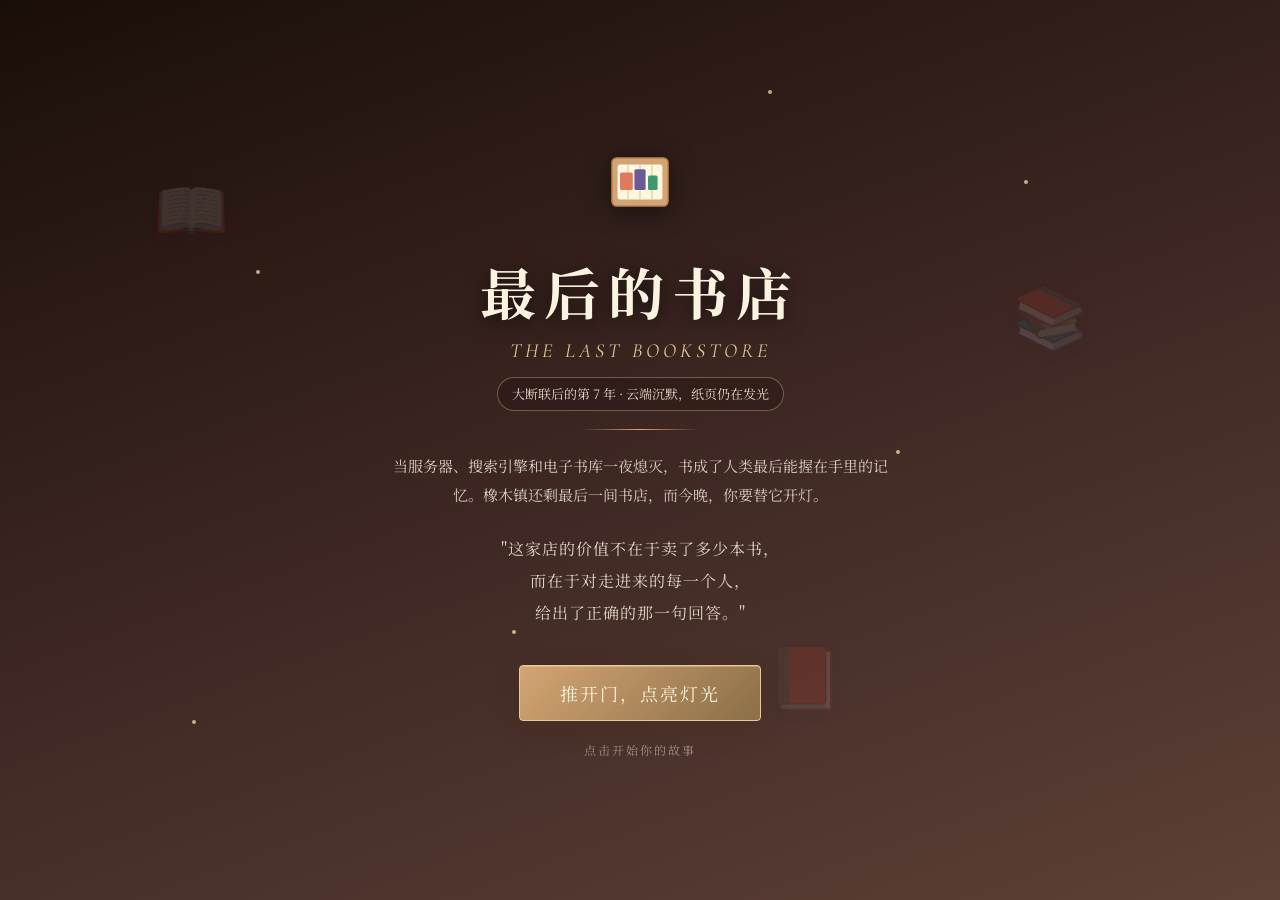
<file: index.html>
<!DOCTYPE html>
<html lang="zh-CN">
<head>
<meta charset="UTF-8">
<meta name="viewport" content="width=device-width, initial-scale=1.0">
<title>最后的书店 | The Last Bookstore</title>
<link rel="preconnect" href="https://fonts.googleapis.com">
<link rel="preconnect" href="https://fonts.gstatic.com" crossorigin>
<link href="https://fonts.googleapis.com/css2?family=Noto+Serif+SC:wght@400;600;700&family=Cormorant+Garamond:ital,wght@0,400;0,600;1,400&display=swap" rel="stylesheet">
<link rel="stylesheet" href="style.css?v=generated-theater2">
<link rel="icon" type="image/x-icon" href="assets/favicon.ico">
<link rel="icon" type="image/png" sizes="32x32" href="assets/favicon-32x32.png">
<link rel="icon" type="image/png" sizes="192x192" href="assets/favicon-192x192.png">
<link rel="apple-touch-icon" href="assets/apple-touch-icon.png">
</head>
<body class="tod-morning">

<!-- 标题画面 -->
<div id="title-screen" class="screen active">
  <div class="title-bg">
    <div class="t-particle p1"></div><div class="t-particle p2"></div>
    <div class="t-particle p3"></div><div class="t-particle p4"></div>
    <div class="t-particle p5"></div><div class="t-particle p6"></div>
    <div class="t-book fb1">📖</div><div class="t-book fb2">📚</div><div class="t-book fb3">📕</div>
  </div>
  <div class="title-content">
    <div class="title-logo">
      <svg width="80" height="80" viewBox="0 0 100 100">
        <rect x="15" y="20" width="70" height="60" rx="6" fill="#D4A574" stroke="#B8844E" stroke-width="2"/>
        <rect x="22" y="28" width="56" height="44" rx="3" fill="#FFF8E1"/>
        <line x1="35" y1="28" x2="35" y2="72" stroke="#E8C99B" stroke-width="1.5"/>
        <line x1="50" y1="28" x2="50" y2="72" stroke="#E8C99B" stroke-width="1.5"/>
        <line x1="65" y1="28" x2="65" y2="72" stroke="#E8C99B" stroke-width="1.5"/>
        <rect x="25" y="38" width="16" height="22" fill="#E07A5F" rx="2"/>
        <rect x="43" y="34" width="14" height="26" fill="#6B5B95" rx="2"/>
        <rect x="60" y="42" width="12" height="18" fill="#3D9970" rx="2"/>
      </svg>
    </div>
    <h1 class="title-h1">最后的书店</h1>
    <p class="title-sub">THE LAST BOOKSTORE</p>
    <p class="title-premise">大断联后的第 7 年 · 云端沉默，纸页仍在发光</p>
    <div class="title-line"></div>
    <p class="title-world">当服务器、搜索引擎和电子书库一夜熄灭，书成了人类最后能握在手里的记忆。橡木镇还剩最后一间书店，而今晚，你要替它开灯。</p>
    <p class="title-quote">"这家店的价值不在于卖了多少本书，<br>而在于对走进来的每一个人，<br>给出了正确的那一句回答。"</p>
    <button id="btn-start" class="btn-start">推开门，点亮灯光</button>
    <p class="title-hint">点击开始你的故事</p>
  </div>
</div>

<!-- 游戏画面 -->
<div id="game-screen" class="screen">

  <!-- 顶栏 -->
  <div id="top-bar">
    <div class="top-left">
      <span id="day-display" class="stat-label day-lbl">第 1 天</span>
      <span id="time-display" class="stat-label time-lbl">清晨</span>
    </div>
    <div class="top-mid">
      <div class="hope-wrap">
        <span class="hope-lbl">希望值</span>
        <div class="hope-track">
          <div id="hope-fill" class="hope-bar" style="width:50%"></div>
          <div class="hope-threshold hope-th-40" title="平凡结局线">|</div>
          <div class="hope-threshold hope-th-60" title="守望者线">|</div>
          <div class="hope-threshold hope-th-80" title="真结局线">|</div>
        </div>
        <span id="hope-num" class="hope-num">50</span>
      </div>
    </div>
    <div class="top-right">
      <span id="rep-display" class="stat-label rep-lbl">声誉 0</span>
      <button id="btn-library" class="ico-btn library-top-btn" title="打开书库">📖</button>
      <button id="btn-mystore" class="ico-btn mystore-top-btn" title="打开我的书店">📚</button>
      <button id="btn-mute" class="ico-btn" title="静音">🔊</button>
      <button id="btn-save" class="ico-btn" title="存档">💾</button>
      <button id="btn-menu" class="ico-btn" title="菜单">☰</button>
    </div>
  </div>

  <!-- 每日清晨叙事面板 -->
  <div id="narrative-panel" class="narrative-panel hidden">
    <div class="nar-scene" id="nar-scene"></div>
    <div class="nar-content">
      <div class="nar-day" id="nar-day"></div>
      <h2 class="nar-title" id="nar-title"></h2>
      <div class="nar-text" id="nar-text"></div>
      <div class="nar-goal" id="nar-goal"></div>
      <button class="btn-start" id="nar-continue">推开今天的门</button>
    </div>
  </div>

  <!-- 场景区 -->
  <div id="scene-area">

    <!-- 落地窗 -->
    <div class="window-box">
      <div id="main-window" class="wnd-view wnd-morning"></div>
      <div class="windowsill"></div>
    </div>

    <!-- 吊灯 -->
    <div class="ceiling-lamp">
      <div class="lamp-chain"></div>
      <div class="lamp-shade"></div>
      <div class="lamp-bulb"></div>
      <div class="lamp-glow"></div>
    </div>

    <!-- 招牌 -->
    <div class="store-sign">
      <span>墨 香 书 店</span>
    </div>

    <!-- 左书架 -->
    <div class="shelf shelf-L">
      <div id="shelf-L1" class="shelf-row"></div>
      <div id="shelf-L2" class="shelf-row"></div>
      <div id="shelf-L3" class="shelf-row"></div>
      <div id="shelf-L4" class="shelf-row"></div>
    </div>

    <!-- 右书架 -->
    <div class="shelf shelf-R">
      <div id="shelf-R1" class="shelf-row"></div>
      <div id="shelf-R2" class="shelf-row"></div>
      <div id="shelf-R3" class="shelf-row"></div>
    </div>

    <!-- 地板 -->
    <div class="floor"></div>

    <!-- 柜台 + 灯光 + NPC 区 -->
    <div class="counter">
      <div class="desk-lamp">
        <div class="dl-shade"></div>
        <div class="dl-stand"></div>
        <div class="dl-glow"></div>
      </div>
      <div class="desk-objects">
        <div class="obj-cup"></div>
        <div class="obj-paper"></div>
      </div>
    </div>

    <!-- NPC 立绘（独立位置，靠窗不挡柜台） -->
    <div id="npc-wrap" class="npc-wrap hidden">
      <div class="npc-shadow"></div>
      <div id="npc-sprite" class="npc-sprite"></div>
    </div>

    <!-- 门铃提示 -->
    <div id="doorbell" class="doorbell hidden" onclick="Game.onDoorbellClicked()">
      <span class="db-icon">🔔</span>
      <span>有人来了 — 点击接待</span>
    </div>

    <!-- 浮尘粒子 -->
    <div id="dust-layer" class="dust-layer"></div>
  </div>

  <!-- 对话面板 -->
  <div id="dialogue-panel" class="dlg-panel hidden">
    <div class="dlg-head">
      <div id="dlg-portrait" class="dlg-portrait"></div>
      <div class="dlg-name-box">
        <div id="dlg-name" class="dlg-name"></div>
        <div id="dlg-tag" class="dlg-tag"></div>
      </div>
    </div>
    <div class="dlg-body">
      <div id="dlg-text" class="dlg-text"></div>
    </div>
    <div id="dlg-options" class="dlg-opts hidden"></div>
    <div id="dlg-action" class="dlg-act hidden"></div>
    <div id="dlg-ai-chat" class="dlg-ai-chat hidden">
      <button id="btn-ai-chat" class="btn-ai-chat">💬 和 TA 自由交谈</button>
    </div>
  </div>

  <!-- 书架选书面板 -->
  <div id="book-panel" class="bk-panel hidden">
    <div class="bk-header">
      <h3>📚 书架 — 选一本书推荐给 TA</h3>
      <button class="bk-close">×</button>
    </div>
    <div id="bk-hint" class="bk-hint"></div>
    <div class="bk-toolbar">
      <div class="bk-cat-tabs" id="bk-cat-tabs"></div>
      <span class="bk-count" id="bk-count">25 本</span>
    </div>
    <div id="book-grid" class="bk-grid"></div>
  </div>

  <!-- 结果面板 -->
  <div id="result-panel" class="res-panel hidden">
    <div id="result-content" class="res-content"></div>
  </div>

  <!-- 夜间面板 -->
  <div id="night-panel" class="night-panel hidden">
    <div id="night-content" class="night-content"></div>
  </div>

  <!-- AI 聊天面板（NPC 自由对话 / 书籍导读） -->
  <div id="ai-chat-panel" class="ai-chat-panel hidden">
    <div class="ai-chat-header">
      <h3 id="ai-chat-title">和店主聊聊这本书</h3>
      <button class="ai-chat-close" id="ai-chat-close">&times;</button>
    </div>
    <div class="ai-chat-messages" id="ai-chat-msgs"></div>
    <div class="ai-chat-input-area">
      <input type="text" id="ai-chat-input" placeholder="输入你想问的…" autocomplete="off" />
      <button id="ai-chat-send" class="ai-chat-send-btn">发送</button>
    </div>
  </div>
</div>

<!-- 结局画面 -->
<div id="ending-screen" class="screen ending-screen hidden">
  <div id="ending-content" class="ending-content"></div>
</div>

<!-- 我的书店 / 纸页方舟 -->
<div id="mystore-screen" class="screen mystore-screen hidden">
  <div class="mystore-content" id="mystore-content"></div>
</div>

<!-- 现场演示工具条：仅在 ?demo=1 或 localStorage.tlb_demo_mode=1 时显示 -->
<div id="demo-toolbar" class="demo-toolbar hidden collapsed">
  <button id="demo-toggle" class="demo-toggle">演示</button>
  <button id="demo-start-flow">前面流程</button>
  <button id="demo-show-ending">跳到结局</button>
  <button id="demo-open-mystore">我的书店</button>
  <button id="demo-open-theater">书中剧场</button>
  <span id="demo-ai-status">AI: MiniMax</span>
</div>

<script src="data.js?v=generated-theater2"></script>
<script src="audio.js?v=generated-theater2"></script>
<script src="engine.js?v=generated-theater2"></script>
<script src="renderer.js?v=generated-theater2"></script>
<script src="scene.js?v=generated-theater2"></script>
<script src="llm.js?v=minimax-proxy1"></script>
<script src="mystore.js?v=generated-theater2"></script>
<script src="booktheater.js?v=generated-theater2"></script>
<script src="ai.js?v=generated-theater2"></script>
<script src="game.js?v=generated-theater2"></script>
</body>
</html>
</file>
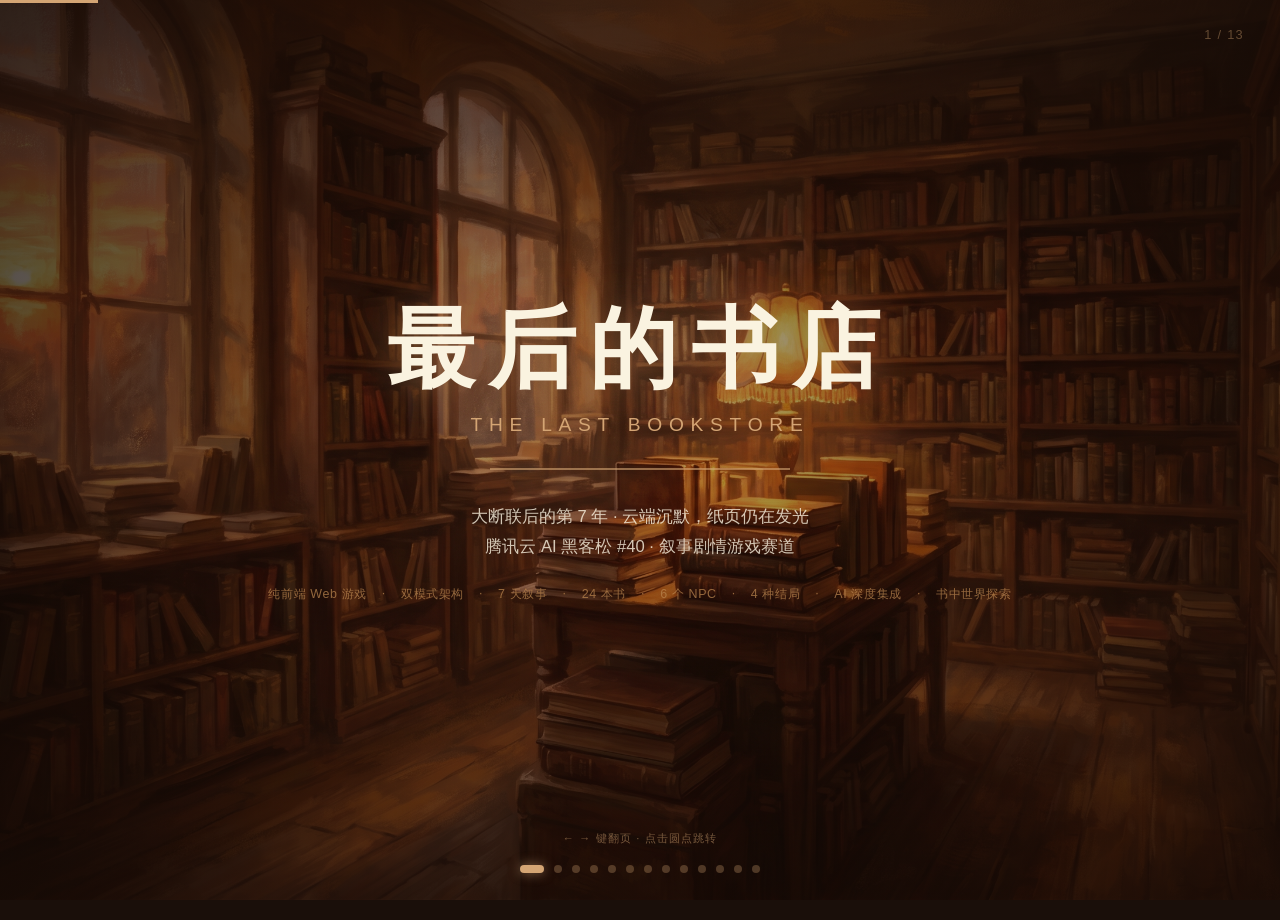
<file: presentation.html>
<!DOCTYPE html>
<html lang="zh-CN">
<head>
<meta charset="UTF-8">
<meta name="viewport" content="width=device-width, initial-scale=1.0">
<title>最后的书店 — 作品介绍</title>
<style>
/* ════════════════ Reset & Base ════════════════ */
*, *::before, *::after { margin: 0; padding: 0; box-sizing: border-box; }
html, body { width: 100%; height: 100%; overflow: hidden; }
body {
  font-family: "PingFang SC", "Hiragino Sans GB", "Microsoft YaHei", "Noto Sans SC", sans-serif;
  background: #1a0f0a;
  color: #faf3e0;
}

/* ════════════════ CSS Variables ════════════════ */
:root {
  --cream: #FAF3E0;
  --tan: #D4A574;
  --golden: #B8844E;
  --dark: #2C1810;
  --deep: #1a0f0a;
  --paper: #FFF8E1;
  --warm-gray: #8B7B6E;
  --purple: #5D4E8A;
  --red: #E07A5F;
  --green: #3D9970;
  --blue: #4169E1;
  --slide-w: 100vw;
  --slide-h: 100vh;
}

/* ════════════════ Slides Container ════════════════ */
#slides {
  position: relative;
  width: var(--slide-w);
  height: var(--slide-h);
}

.slide {
  position: absolute;
  inset: 0;
  display: flex;
  flex-direction: column;
  align-items: center;
  justify-content: center;
  opacity: 0;
  transition: opacity 0.8s ease, transform 0.8s ease;
  transform: translateY(20px);
  pointer-events: none;
  padding: 4vmin 6vmin;
  overflow: hidden;
}
.slide.active {
  opacity: 1;
  transform: translateY(0);
  pointer-events: auto;
  z-index: 1;
}

/* ════════════════ Background Layers ════════════════ */
.bg-layer {
  position: absolute; inset: 0; z-index: 0;
  background-size: cover;
  background-position: center;
}
.bg-overlay {
  position: absolute; inset: 0; z-index: 1;
  background: radial-gradient(ellipse at center, rgba(28,14,8,0.3) 0%, rgba(20,10,5,0.85) 100%);
}
.bg-gradient {
  position: absolute; inset: 0; z-index: 0;
  background: linear-gradient(160deg, #1a0f0a 0%, #2c1810 40%, #1a1410 100%);
}

/* ════════════════ Slide Content Layer ════════════════ */
.slide-content {
  position: relative; z-index: 2;
  width: 100%; max-width: 1200px;
  display: flex; flex-direction: column;
  align-items: center;
}

/* ════════════════ Cover Slide ════════════════ */
.cover-title {
  font-family: "STSong", "Songti SC", "Noto Serif SC", "SimSun", serif;
  font-size: clamp(3rem, 7vw, 5.5rem);
  font-weight: 700;
  color: var(--cream);
  text-shadow: 0 2px 40px rgba(180,130,80,0.5);
  letter-spacing: 0.15em;
  line-height: 1.2;
}
.cover-sub {
  font-size: clamp(0.9rem, 1.5vw, 1.3rem);
  color: var(--tan);
  text-transform: uppercase;
  letter-spacing: 0.35em;
  margin-top: 0.6em;
}
.cover-divider {
  width: clamp(120px, 25vw, 300px);
  height: 2px;
  background: var(--tan);
  margin: 2em auto;
  opacity: 0.6;
}
.cover-desc {
  font-size: clamp(0.9rem, 1.3vw, 1.1rem);
  color: rgba(250,243,224,0.8);
  text-align: center;
  line-height: 1.8;
  max-width: 600px;
}
.cover-tags {
  display: flex; gap: 1.2em; flex-wrap: wrap; justify-content: center;
  margin-top: 2em;
  font-size: 0.78rem;
  color: var(--golden);
  opacity: 0.75;
  letter-spacing: 0.05em;
}

/* ════════════════ Section Title ════════════════ */
.section-header {
  width: 100%;
  margin-bottom: 3vmin;
}
.section-bar {
  width: 4px; height: 42px; background: var(--tan);
  display: inline-block; vertical-align: middle;
  margin-right: 16px;
  border-radius: 2px;
}
.section-num {
  display: inline-block; vertical-align: middle;
  font-size: 0.8rem; color: var(--golden);
  letter-spacing: 0.2em; font-weight: 300;
}
.section-title {
  display: block;
  font-family: "STSong", "Songti SC", "Noto Serif SC", serif;
  font-size: clamp(1.4rem, 2.5vw, 2rem);
  color: var(--cream);
  font-weight: 700;
  margin-top: 4px;
}
.section-sub {
  display: block;
  font-size: 0.85rem;
  color: var(--golden);
  margin-top: 6px;
  font-weight: 300;
  opacity: 0.8;
}

/* ════════════════ Layout: Two-Column ════════════════ */
.two-col {
  display: flex; gap: 4vmin; width: 100%;
  align-items: flex-start;
}
.col-text { flex: 1; min-width: 0; }
.col-img  { flex: 1; min-width: 0; display: flex; align-items: center; justify-content: center; }
.col-img img {
  width: 100%; max-height: 52vh;
  object-fit: contain;
  border-radius: 8px;
  border: 1px solid rgba(212,165,116,0.25);
  box-shadow: 0 8px 40px rgba(0,0,0,0.5);
}

/* ════════════════ Card Grid ════════════════ */
.card-grid {
  display: flex; gap: 1.5vmin; width: 100%;
  flex-wrap: wrap; justify-content: center;
}
.card {
  background: rgba(255,248,225,0.05);
  border: 1px solid rgba(212,165,116,0.15);
  border-radius: 12px;
  padding: 2vmin 1.8vmin;
  text-align: center;
  flex: 1; min-width: 140px;
  backdrop-filter: blur(4px);
  transition: transform 0.3s, border-color 0.3s;
}
.card:hover {
  transform: translateY(-4px);
  border-color: rgba(212,165,116,0.4);
}
.card-icon { font-size: 2rem; margin-bottom: 0.3em; }
.card-title { font-size: 1rem; font-weight: 600; color: var(--cream); margin-bottom: 0.2em; }
.card-tag  { font-size: 0.75rem; color: var(--golden); margin-bottom: 0.3em; }
.card-desc  { font-size: 0.75rem; color: var(--warm-gray); line-height: 1.5; }
.card-color-bar {
  height: 4px; border-radius: 2px; margin-bottom: 0.6em;
}

/* ════════════════ Ending Cards ════════════════ */
.ending-grid {
  display: flex; gap: 1.5vmin; width: 100%;
  flex-wrap: wrap; justify-content: center;
}
.ending-card {
  background: rgba(255,248,225,0.04);
  border: 1px solid rgba(212,165,116,0.12);
  border-radius: 14px;
  padding: 2.5vmin 2vmin;
  flex: 1; min-width: 200px;
  position: relative; overflow: hidden;
}
.ending-card::before {
  content: '';
  position: absolute; top: 0; left: 0; right: 0;
  height: 4px;
}
.ending-tag {
  font-size: 0.65rem; letter-spacing: 0.1em;
  font-weight: 700; margin-bottom: 0.6em;
  display: inline-block; padding: 2px 10px;
  border-radius: 3px;
}
.ending-title {
  font-family: "STSong", "Songti SC", "Noto Serif SC", serif;
  font-size: 1.2rem; color: var(--cream); font-weight: 700;
  margin-bottom: 0.5em;
}
.ending-cond  { font-size: 0.7rem; color: var(--golden); margin-bottom: 0.6em; line-height: 1.5; }
.ending-desc  { font-size: 0.8rem; color: var(--warm-gray); line-height: 1.6; }

/* ════════════════ Flow Steps ════════════════ */
.flow-row {
  display: flex; align-items: flex-start; gap: 1vmin;
  width: 100%; flex-wrap: wrap; justify-content: center;
  margin-bottom: 2.5vmin;
}
.flow-step {
  background: rgba(255,240,216,0.06);
  border: 1px solid rgba(212,165,116,0.15);
  border-radius: 12px;
  padding: 2vmin 1.5vmin;
  text-align: center;
  flex: 1; min-width: 120px;
}
.flow-step-icon { font-size: 1.6rem; margin-bottom: 0.3em; }
.flow-step-title { font-size: 0.95rem; color: var(--cream); font-weight: 600; margin-bottom: 0.3em; }
.flow-step-desc { font-size: 0.72rem; color: var(--warm-gray); line-height: 1.5; white-space: pre-line; }
.flow-arrow {
  display: flex; align-items: center;
  font-size: 1.4rem; color: var(--tan);
  padding-top: 1em;
}

/* ════════════════ Table ════════════════ */
.data-table {
  width: 100%; border-collapse: collapse;
  font-size: 0.8rem;
}
.data-table th {
  background: rgba(212,165,116,0.2);
  color: var(--cream);
  padding: 10px 12px;
  text-align: left;
  font-weight: 600;
  font-size: 0.75rem;
  letter-spacing: 0.05em;
}
.data-table td {
  padding: 9px 12px;
  color: rgba(250,243,224,0.8);
  border-bottom: 1px solid rgba(212,165,116,0.08);
}
.data-table tr:nth-child(even) td {
  background: rgba(255,248,225,0.02);
}
.data-table .mood { color: var(--golden); font-weight: 600; }
.data-table .key  { color: var(--purple); font-weight: 600; }

/* ════════════════ Tech Grid ════════════════ */
.tech-grid {
  display: grid; grid-template-columns: repeat(2, 1fr);
  gap: 1.5vmin; width: 100%;
}
.tech-item {
  display: flex; align-items: baseline; gap: 10px;
  padding: 1vmin 0;
}
.tech-bullet {
  color: var(--tan); font-size: 1rem; flex-shrink: 0;
}
.tech-label {
  font-size: 0.85rem; color: var(--cream); font-weight: 600;
  white-space: nowrap; min-width: 110px;
}
.tech-desc {
  font-size: 0.78rem; color: var(--warm-gray);
}

/* ════════════════ Architecture Blocks ════════════════ */
.arch-row {
  display: flex; gap: 1vmin; width: 100%;
  justify-content: center; margin-bottom: 1.5vmin;
  flex-wrap: wrap;
}
.arch-block {
  background: rgba(212,165,116,0.15);
  border: 1px solid rgba(212,165,116,0.25);
  border-radius: 8px;
  padding: 1.2vmin 1.8vmin;
  text-align: center;
  font-size: 0.8rem;
  color: var(--cream);
  white-space: pre-line;
  line-height: 1.4;
}
.arch-bar {
  width: 100%; padding: 1vmin 2vmin;
  background: rgba(255,240,216,0.06);
  border: 1px solid rgba(212,165,116,0.12);
  border-radius: 8px;
  text-align: center;
  font-size: 0.76rem;
  color: var(--cream);
  margin-bottom: 2vmin;
}

/* ════════════════ Screenshot Caption ════════════════ */
.ss-caption {
  font-size: 0.75rem; color: var(--golden);
  margin-bottom: -1vmin; font-weight: 300;
}

/* ════════════════ Highlight Box ════════════════ */
.highlight-box {
  background: rgba(255,248,225,0.04);
  border: 1px solid rgba(212,165,116,0.18);
  border-radius: 12px;
  padding: 2vmin;
  font-size: 0.82rem;
  color: rgba(250,243,224,0.85);
  line-height: 1.85;
}
.highlight-box.accent {
  border-color: rgba(184,132,78,0.45);
  background: rgba(184,132,78,0.06);
}

/* ════════════════ Navigation ════════════════ */
#nav-dots {
  position: fixed; bottom: 3vmin; left: 50%; transform: translateX(-50%);
  display: flex; gap: 10px; z-index: 100;
}
.nav-dot {
  width: 8px; height: 8px; border-radius: 50%;
  background: rgba(212,165,116,0.3);
  cursor: pointer;
  transition: all 0.3s;
}
.nav-dot.active {
  background: var(--tan);
  box-shadow: 0 0 12px rgba(212,165,116,0.6);
  width: 24px;
  border-radius: 4px;
}

#nav-hint {
  position: fixed; bottom: 6vmin; left: 50%; transform: translateX(-50%);
  font-size: 0.7rem; color: rgba(212,165,116,0.5);
  letter-spacing: 0.1em; z-index: 100;
  transition: opacity 0.5s;
}

/* ════════════════ Progress Bar ════════════════ */
#progress-bar {
  position: fixed; top: 0; left: 0; height: 3px;
  background: var(--tan);
  z-index: 200;
  transition: width 0.8s ease;
}

/* ════════════════ Slide Number ════════════════ */
.slide-num {
  position: fixed; top: 3vmin; right: 4vmin;
  font-size: 0.8rem; color: rgba(212,165,116,0.4);
  z-index: 100;
  letter-spacing: 0.1em;
}

/* ════════════════ Responsive ════════════════ */
@media (max-width: 768px) {
  .two-col { flex-direction: column; }
  .card-grid { gap: 2vmin; }
  .ending-grid { gap: 2vmin; }
  .flow-row { gap: 2vmin; }
  .tech-grid { grid-template-columns: 1fr; }
  .slide { padding: 6vmin 4vmin; }
  .section-bar { height: 28px; }
}
</style>
</head>
<body>

<div id="progress-bar"></div>
<div class="slide-num" id="slide-num"></div>

<div id="slides">

<!-- ═══════════════════════════════════════════════
  SLIDE 0 — 封面
  ═══════════════════════════════════════════════ -->
<div class="slide active" data-index="0">
  <div class="bg-layer" style="background-image: url('assets/scenes/evening.png')"></div>
  <div class="bg-overlay"></div>
  <div class="slide-content" style="text-align:center">
    <div class="cover-title">最后的书店</div>
    <div class="cover-sub">The Last Bookstore</div>
    <div class="cover-divider"></div>
    <div class="cover-desc">
      大断联后的第 7 年 · 云端沉默，纸页仍在发光<br>
      腾讯云 AI 黑客松 #40 · 叙事剧情游戏赛道
    </div>
    <div class="cover-tags">
      <span>纯前端 Web 游戏</span> <span>·</span>
      <span>双模式架构</span> <span>·</span>
      <span>7 天叙事</span> <span>·</span>
      <span>24 本书</span> <span>·</span>
      <span>6 个 NPC</span> <span>·</span>
      <span>4 种结局</span> <span>·</span>
      <span>AI 深度集成</span> <span>·</span>
      <span>书中世界探索</span>
    </div>
  </div>
</div>

<!-- ═══════════════════════════════════════════════
  SLIDE 1 — 故事背景
  ═══════════════════════════════════════════════ -->
<div class="slide" data-index="1">
  <div class="bg-gradient"></div>
  <div class="slide-content">
    <div class="section-header">
      <span class="section-bar"></span>
      <span class="section-num">01</span>
      <span class="section-title">故事背景</span>
      <span class="section-sub">当你拥有镇上最后一间书店，书成了最珍贵的记忆载体</span>
    </div>
    <div class="two-col">
      <div class="col-text" style="font-size:0.88rem;line-height:2;color:rgba(250,243,224,0.86);">
        <p style="margin-bottom:1em;"><b style="color:var(--tan)">🗺 世界观</b> — 204X 年，"大断联"降临：全球网络、服务器、电子设备同时永久失效。人类一夜之间回到 analog 时代。</p>
        <p style="margin-bottom:1em;"><b style="color:var(--tan)">📖 纸质书</b>成为最珍贵的知识载体。橡木镇只剩一间还在营业的书店——你继承的「<b style="color:var(--tan)">墨香书店</b>」。</p>
        <p style="margin-bottom:1em;"><b style="color:var(--tan)">👤 你扮演</b>祖父的书店继承人。他的信里写着：</p>
        <p style="font-style:italic;color:var(--tan);padding-left:1em;border-left:2px solid var(--tan);margin-bottom:1em;">
          "这家店的价值不在于卖了多少本书，<br>而在于对走进来的每一个人，<br>给出了正确的那一句回答。"
        </p>
        <p><b style="color:var(--tan)">🎯 目标：</b>7 天内，为每位来访者推荐合适的书，累积希望值（Hope），改变小镇的命运。</p>
      </div>
      <div class="col-img" style="flex-direction:column;gap:1.2vmin;">
        <img src="assets/screenshots-new/01-title.png" alt="标题画面" style="max-height:26vh;">
        <img src="assets/game-screenshot-2.png" alt="游戏场景" style="max-height:26vh;" onerror="this.style.display='none'">
      </div>
    </div>
  </div>
</div>

<!-- ═══════════════════════════════════════════════
  SLIDE 2 — 核心玩法
  ═══════════════════════════════════════════════ -->
<div class="slide" data-index="2">
  <div class="bg-gradient"></div>
  <div class="slide-content">
    <div class="section-header">
      <span class="section-bar"></span>
      <span class="section-num">02</span>
      <span class="section-title">核心玩法机制</span>
      <span class="section-sub">倾听 → 理解 → 推荐 → 改变</span>
    </div>
    <div class="flow-row">
      <div class="flow-step"><div class="flow-step-icon">🌅</div><div class="flow-step-title">每日清晨</div><div class="flow-step-desc">叙事过场<br>了解当日背景与目标</div></div>
      <div class="flow-arrow">→</div>
      <div class="flow-step"><div class="flow-step-icon">🔔</div><div class="flow-step-title">门铃响起</div><div class="flow-step-desc">NPC 来访<br>倾听他们的故事</div></div>
      <div class="flow-arrow">→</div>
      <div class="flow-step"><div class="flow-step-icon">💬</div><div class="flow-step-title">对话选择</div><div class="flow-step-desc">3 分支选项<br>或 AI 自由交谈</div></div>
      <div class="flow-arrow">→</div>
      <div class="flow-step"><div class="flow-step-icon">📚</div><div class="flow-step-title">推荐书籍</div><div class="flow-step-desc">24 本书中选一本<br>匹配度即时反馈</div></div>
      <div class="flow-arrow">→</div>
      <div class="flow-step"><div class="flow-step-icon">🌙</div><div class="flow-step-title">打烊纪录</div><div class="flow-step-desc">AI 生成店主日记<br>更新希望值</div></div>
    </div>
    <div class="ss-caption">NPC 对话选项界面 — 倾听后做出选择</div>
    <div class="col-img" style="max-width:850px;">
      <img src="assets/screenshots-new/04-dialogue-options.png" alt="NPC 对话选项界面">
    </div>
  </div>
</div>

<!-- ═══════════════════════════════════════════════
  SLIDE 3 — NPC 系统
  ═══════════════════════════════════════════════ -->
<div class="slide" data-index="3">
  <div class="bg-gradient"></div>
  <div class="slide-content">
    <div class="section-header">
      <span class="section-bar"></span>
      <span class="section-num">03</span>
      <span class="section-title">6 位 NPC · 7 天叙事弧线</span>
      <span class="section-sub">每个来访者带着各自的困境，每本书都可能改变一个人的人生轨迹</span>
    </div>
    <div class="card-grid" style="margin-bottom:1.5vmin;">
      <div class="card"><div class="card-color-bar" style="background:var(--red)"></div><div class="card-title">林月</div><div class="card-tag">年轻母亲</div><div class="card-desc">疲惫迷茫<br>寻找生活的意义</div></div>
      <div class="card"><div class="card-color-bar" style="background:var(--golden)"></div><div class="card-title">陈伯</div><div class="card-tag">孤独老农</div><div class="card-desc">怀念过去<br>担忧传统的消逝</div></div>
      <div class="card"><div class="card-color-bar" style="background:var(--green)"></div><div class="card-title">小明</div><div class="card-tag">自卑小孩</div><div class="card-desc">好奇心旺盛<br>却缺乏自信</div></div>
      <div class="card"><div class="card-color-bar" style="background:var(--blue)"></div><div class="card-title">李医生</div><div class="card-tag">超负荷医生</div><div class="card-desc">职业倦怠<br>质疑自己的选择</div></div>
      <div class="card"><div class="card-color-bar" style="background:var(--purple)"></div><div class="card-title">方小姐</div><div class="card-tag">迷惘诗人</div><div class="card-desc">在现实与理想<br>之间挣扎</div></div>
      <div class="card"><div class="card-color-bar" style="background:#C9A227"></div><div class="card-title">旅人</div><div class="card-tag">神秘访客</div><div class="card-desc">隐藏着与祖父<br>有关的秘密</div></div>
    </div>
    <div class="two-col">
      <div class="col-text" style="font-size:0.8rem;line-height:1.8;">
        <p style="color:var(--golden);margin-bottom:0.5em;">📅 7 天叙事弧线</p>
        <p>Day 1 <span class="mood">忐忑</span> · 林月(初) + 陈伯(初)</p>
        <p>Day 2 <span class="mood">不安</span> · 小明(初) + 李医生(初)</p>
        <p>Day 3 <span class="mood">紧张</span>（转折）· 方小姐(初) + 林月(回)</p>
        <p>Day 4 <span class="mood">低落</span>（低谷）· 陈伯(回) + 小明(回)</p>
        <p>Day 5 <span class="mood">疲惫</span> <span class="key">⚡ 突变</span> · 李医生(回) + 方小姐(回)</p>
        <p>Day 6 <span class="mood">希望</span>（上升）· 旅人(条件) + 随机回访</p>
        <p>Day 7 <span class="mood">坚定</span> <span class="key">终章</span> · 最深互动 NPC 最终回访</p>
      </div>
      <div class="col-img">
        <img src="assets/screenshots-new/03-dialogue.png" alt="NPC 对话界面 — 写实立绘 + 对话面板">
      </div>
    </div>
  </div>
</div>

<!-- ═══════════════════════════════════════════════
  SLIDE 4 — 书籍推荐
  ═══════════════════════════════════════════════ -->
<div class="slide" data-index="4">
  <div class="bg-gradient"></div>
  <div class="slide-content">
    <div class="section-header">
      <span class="section-bar"></span>
      <span class="section-num">04</span>
      <span class="section-title">24 本书 + 智能匹配推荐</span>
      <span class="section-sub">每本书都有最佳匹配 NPC，推荐正确与否直接影响希望值和结局</span>
    </div>
    <!-- 书架全貌 -->
    <div class="col-img" style="max-width:950px;margin-bottom:2vmin;">
      <img src="assets/screenshots-new/05-bookshelf.png" alt="24本书书架" style="max-height:34vh;">
    </div>
    <div class="ss-caption" style="text-align:center;margin-bottom:1.5vmin;">📸 游戏内书架 —— 24 本精选书籍，四大分类一目了然</div>
    <div class="two-col">
      <div class="col-text" style="font-size:0.78rem;line-height:1.7;">
        <p style="color:var(--golden);font-size:0.9rem;margin-bottom:0.8em;">📊 四大分类，每类 6 本</p>
        <p><b style="color:var(--tan)">文学小说</b> — 小王子 · 挪威的森林 · 月亮与六便士 · 百年孤独 · 活着 · 局外人</p>
        <p><b style="color:var(--tan)">哲学思辨</b> — 活出生命的意义 · 悉达多 · 苏菲的世界 · 瓦尔登湖 · 被讨厌的勇气 · 沉思录</p>
        <p><b style="color:var(--tan)">心理成长</b> — 自卑与超越 · 非暴力沟通 · 也许你该找个人聊聊 · 心流 · 共情的力量 · 思考，快与慢</p>
        <p><b style="color:var(--tan)">社会人文</b> — 乡土中国 · 枪炮病菌与钢铁 · 人类简史 · 乌合之众 · 娱乐至死 · 寂静的春天</p>
      </div>
      <div class="col-text" style="font-size:0.78rem;line-height:1.7;">
        <p style="color:var(--golden);font-size:0.9rem;margin-bottom:0.8em;">🎯 匹配等级与影响</p>
        <p>🌟 <b style="color:var(--tan)">完美匹配</b> → Hope <b style="color:#5f5">+8~12</b></p>
        <p>✅ <b style="color:var(--tan)">好推荐</b> → Hope +4~7</p>
        <p>❌ <b style="color:var(--tan)">不匹配</b> → Hope <b style="color:#f55">-3~-5</b></p>
        <p style="margin-top:1em;color:var(--golden);font-size:0.9rem;margin-bottom:0.8em;">📚 书籍详情弹窗</p>
        <p>点击书脊后弹出详情面板，含：</p>
        <p>• 书籍简介 + AI 导读（🤖 按钮）</p>
        <p>• 匹配 NPC 提示 + 推荐按钮</p>
        <p>• 沉浸式剧场入口（🎭 按钮）</p>
      </div>
    </div>
    <!-- 书籍详情弹窗截图 -->
    <div class="col-img" style="max-width:600px;margin-top:1.5vmin;">
      <img src="assets/screenshots-new/06-book-detail.png" alt="书籍详情弹窗" style="max-height:20vh;">
    </div>
  </div>
</div>

<!-- ═══════════════════════════════════════════════
  SLIDE 5 — 书中剧场：进入书中世界
  ═══════════════════════════════════════════════ -->
<div class="slide" data-index="5">
  <div class="bg-gradient"></div>
  <div class="slide-content">
    <div class="section-header">
      <span class="section-bar"></span>
      <span class="section-num">05</span>
      <span class="section-title">书中剧场 — 自由探索书籍世界</span>
      <span class="section-sub">左立绘 + 右对话框，沉浸式进入书中世界与角色 AI 对话</span>
    </div>
    <!-- 书中剧场实机截图（用户提供的福尔摩斯截图） -->
    <div class="col-img" style="max-width:900px;margin-bottom:1.5vmin;">
      <img src="assets/book-theater-holmes.jpg" alt="书中剧场实机截图 — 福尔摩斯探案集" style="border-radius:10px;border:1px solid rgba(212,165,116,0.35);box-shadow:0 12px 60px rgba(0,0,0,0.65);">
    </div>
    <div class="ss-caption" style="text-align:center;margin-bottom:2vmin;">📸 书中剧场实机截图 —— 《福尔摩斯探案集》：左立绘（写实风格）+ 右对话面板 + 场景背景</div>
    <div class="card-grid">
      <div class="card">
        <div class="card-icon">🎭</div>
        <div class="card-title">写实角色立绘</div>
        <div class="card-desc">19世纪侦探素描风格<br>PIL 去白底处理<br>呼吸动画 + 淡入效果</div>
      </div>
      <div class="card">
        <div class="card-icon">🏞</div>
        <div class="card-title">沉浸式场景背景</div>
        <div class="card-desc">贝克街 221B / B612 星球<br>每本书专属氛围<br>CSS 渐变 / 图片背景</div>
      </div>
      <div class="card">
        <div class="card-icon">💬</div>
        <div class="card-title">多角色自由对话</div>
        <div class="card-desc">福尔摩斯 / 华生 / 雷斯垂德<br>卡片快捷对话 + AI 自由提问<br>防剧透 LLM 设计</div>
      </div>
      <div class="card">
        <div class="card-icon">📖</div>
        <div class="card-title">首批剧场书目</div>
        <div class="card-desc">《福尔摩斯探案集》— 密室谋杀案<br>《小王子》— 孤独与爱的哲学<br>持续扩展中...</div>
      </div>
    </div>
  </div>
</div>

<!-- ═══════════════════════════════════════════════
  SLIDE 6 — AI 集成
  ═══════════════════════════════════════════════ -->
<div class="slide" data-index="6">
  <div class="bg-gradient"></div>
  <div class="slide-content">
    <div class="section-header">
      <span class="section-bar"></span>
      <span class="section-num">06</span>
      <span class="section-title">5 大 AI 集成点</span>
      <span class="section-sub">从对话到日记，AI 贯穿游戏全流程，增强沉浸感与可重玩性</span>
    </div>
    <div class="card-grid" style="margin-bottom:2vmin;">
      <div class="card"><div class="card-icon">💬</div><div class="card-title">NPC 自由交谈</div><div class="card-desc">MiniMax-M2.5-highspeed<br>流式打字机效果<br>实时角色扮演对话</div></div>
      <div class="card"><div class="card-icon">🤖</div><div class="card-title">书籍 AI 导读</div><div class="card-desc">与"作者灵魂"对话<br>根据书籍主题生成回复<br>深挖书中哲理</div></div>
      <div class="card"><div class="card-icon">📝</div><div class="card-title">每日店主日记</div><div class="card-desc">根据当日希望值/事件<br>AI 生成治愈向日记<br>个性化叙事收尾</div></div>
      <div class="card"><div class="card-icon">🧠</div><div class="card-title">情感识别匹配</div><div class="card-desc">NLP 情绪意图分类<br>8 类情感标签<br>动态调整推荐逻辑</div></div>
      <div class="card"><div class="card-icon">🎨</div><div class="card-title">AI 素材生成</div><div class="card-desc">Matrix AI 出图/出音乐<br>6 NPC 写实立绘 + 24 封面<br>3 书中剧场立绘 + 4 BGM</div></div>
    </div>
    <div style="display:flex;justify-content:center;gap:2em;font-size:0.72rem;color:var(--warm-gray);margin-top:1vmin;flex-wrap:wrap;">
      <span>🔑 API：<b style="color:var(--tan)">MiniMax 服务端代理</b></span>
      <span>🧠 模型：<b style="color:var(--tan)">MiniMax-M2.5-highspeed</b></span>
      <span>🌊 全流式 SSE 调用</span>
      <span>🛡 全面降级 fallback</span>
    </div>
  </div>
</div>

<!-- ═══════════════════════════════════════════════
  SLIDE 7 — 叙事弧线
  ═══════════════════════════════════════════════ -->
<div class="slide" data-index="7">
  <div class="bg-gradient"></div>
  <div class="slide-content">
    <div class="section-header">
      <span class="section-bar"></span>
      <span class="section-num">07</span>
      <span class="section-title">叙事设计与情感弧线</span>
      <span class="section-sub">7 天从忐忑到坚定，希望值的每一次变化都在重塑小镇的命运</span>
    </div>
    <table class="data-table">
      <thead><tr><th>Day</th><th>情绪基调</th><th>NPC 排期</th><th>叙事要点</th><th>剧情权重</th></tr></thead>
      <tbody>
        <tr><td style="color:var(--tan);font-weight:700">Day 1</td><td class="mood">忐忑</td><td>林月(初) + 陈伯(初)</td><td>首次开店，面对陌生访客</td><td style="color:var(--warm-gray)">开场</td></tr>
        <tr><td style="color:var(--tan);font-weight:700">Day 2</td><td class="mood">不安</td><td>小明(初) + 李医生(初)</td><td>试探人心，积累信任</td><td style="color:var(--warm-gray)">累积</td></tr>
        <tr><td style="color:var(--tan);font-weight:700">Day 3</td><td class="mood">紧张</td><td>方小姐(初) + 林月(回)</td><td>暗流涌动，回访开始变化</td><td style="color:var(--golden)">转折</td></tr>
        <tr><td style="color:var(--tan);font-weight:700">Day 4</td><td class="mood">低落</td><td>陈伯(回) + 小明(回)</td><td>裂缝出现，考验耐心</td><td style="color:var(--red)">低谷</td></tr>
        <tr><td style="color:var(--tan);font-weight:700">Day 5</td><td class="mood">疲惫</td><td>李医生(回) + 方小姐(回)</td><td>关键转折点，旅人条件达成</td><td class="key">⚡ 突变</td></tr>
        <tr><td style="color:var(--tan);font-weight:700">Day 6</td><td class="mood">希望</td><td>旅人(条件) + 随机回访</td><td>曙光照进书店，秘密揭露</td><td style="color:var(--green)">上升</td></tr>
        <tr><td style="color:var(--tan);font-weight:700">Day 7</td><td class="mood">坚定</td><td>最深互动 NPC 最终回访</td><td>终章：所有选择揭晓</td><td class="key">结局</td></tr>
      </tbody>
    </table>
    <div class="col-img" style="max-width:800px;margin-top:1.5vmin;">
      <img src="assets/narrative-arc.png" alt="叙事弧线示意图" onerror="this.style.display='none'">
    </div>
  </div>
</div>

<!-- ═══════════════════════════════════════════════
  SLIDE 8 — 结局系统
  ═══════════════════════════════════════════════ -->
<div class="slide" data-index="8">
  <div class="bg-gradient"></div>
  <div class="slide-content">
    <div class="section-header">
      <span class="section-bar"></span>
      <span class="section-num">08</span>
      <span class="section-title">4 种结局 · 多重命运</span>
      <span class="section-sub">你的每一个选择都在书写小镇的结局，重玩可解锁不同命运线</span>
    </div>
    <div class="ending-grid">
      <div class="ending-card">
        <div class="ending-tag" style="background:rgba(93,78,138,0.3);color:#b8a8d8;">HIDDEN ENDING</div>
        <div class="ending-title">🌙 最后的读者</div>
        <div class="ending-cond">days≥7 + metTraveler<br>totalPerfect≥5 + hope≥60</div>
        <div class="ending-desc">旅人留下的旧书里夹着一张泛黄的纸条，字迹是你祖父的。原来你一直等待的最后一个读者，是过去的自己。</div>
      </div>
      <div class="ending-card">
        <div class="ending-tag" style="background:rgba(224,122,95,0.3);color:#f0a090;">TRUE ENDING</div>
        <div class="ending-title">🌟 点燃希望</div>
        <div class="ending-cond">days≥6 + hope≥80<br>totalPerfect≥4 + metTraveler</div>
        <div class="ending-desc">整个小镇都变了。书店的灯光重新亮起，你的每一个选择共同点燃了一个社区对未来的希望。</div>
      </div>
      <div class="ending-card">
        <div class="ending-tag" style="background:rgba(184,132,78,0.3);color:#d4b884;">GOOD ENDING</div>
        <div class="ending-title">🏠 守望者</div>
        <div class="ending-cond">days≥5 · hope 60–79</div>
        <div class="ending-desc">你让几个人不再孤单。虽然前路漫长，但你决定守在这里，守到他们回来。</div>
      </div>
      <div class="ending-card">
        <div class="ending-tag" style="background:rgba(139,123,110,0.3);color:#bbb;">NORMAL ENDING</div>
        <div class="ending-title">📖 平凡日子</div>
        <div class="ending-cond">days≥3 · hope 40–59</div>
        <div class="ending-desc">你只是个守店的。日子波澜不惊，但书还在，书店还在，这已经足够了。</div>
      </div>
    </div>
  </div>
</div>

<!-- ═══════════════════════════════════════════════
  SLIDE 9 — 双模式架构（队友新增）
  ═══════════════════════════════════════════════ -->
<div class="slide" data-index="9">
  <div class="bg-gradient"></div>
  <div class="slide-content">
    <div class="section-header">
      <span class="section-bar"></span>
      <span class="section-num">09</span>
      <span class="section-title">双模式：书店经营 × 书中世界探索</span>
      <span class="section-sub">保持原有 UI 设计不变，零破坏性升级——书架上的书不再只是装饰</span>
    </div>
    <div class="two-col" style="margin-bottom:2vmin;">
      <div class="col-text" style="display:flex;flex-direction:column;gap:1.5vmin;">
        <div class="highlight-box">
          <b>📖 经典模式（保留不变）</b><br>
          书店经营模拟 · 7天循环 · 6 NPC · 24本书 · 4结局<br>
          AI 对话 · 店主日记 · 场景特效 · BGM
        </div>
        <div class="highlight-box accent">
          <b>🔍 探索模式（v7.0 全新）</b><br>
          点击书架书脊 → 选角色代入 → 进入书中世界<br>
          LLM 驱动自由对话 · 写实风格立绘 · 专属场景背景<br>
          防剧透设计 · 前情提要 · 线索追踪
        </div>
      </div>
      <div class="col-text">
        <div class="flow-row" style="margin-top:0;">
          <div class="flow-step"><div class="flow-step-icon">📚</div><div class="flow-step-title">书架选书</div><div class="flow-step-desc">点击红色书脊<br>"福尔摩斯的血渍"</div></div>
          <div class="flow-arrow">→</div>
          <div class="flow-step"><div class="flow-step-icon">🎭</div><div class="flow-step-title">选择角色</div><div class="flow-step-desc">福尔摩斯 / 华生<br>点击"代入这个角色"</div></div>
          <div class="flow-arrow">→</div>
          <div class="flow-step"><div class="flow-step-icon">📋</div><div class="flow-step-title">角色设定卡</div><div class="flow-step-desc">身份 · 专长 · 性格<br>人际关系 · 开局信息</div></div>
          <div class="flow-arrow">→</div>
          <div class="flow-step"><div class="flow-step-icon">🚪</div><div class="flow-step-title">进入世界</div><div class="flow-step-desc">场景背景切换<br>BGM + 立绘登场</div></div>
        </div>
        <div class="flow-row" style="margin-top:1vmin;">
          <div class="flow-step"><div class="flow-step-icon">💬</div><div class="flow-step-title">自由探索</div><div class="flow-step-desc">LLM 角色对话<br>卡片快捷 + 自由提问</div></div>
          <div class="flow-arrow">→</div>
          <div class="flow-step"><div class="flow-step-icon">🔄</div><div class="flow-step-title">切换场景</div><div class="flow-step-desc">4 个独立场景<br>各有独特氛围背景</div></div>
          <div class="flow-arrow">→</div>
          <div class="flow-step"><div class="flow-step-icon">🚪</div><div class="flow-step-title">返回书店</div><div class="flow-step-desc">随时离开世界<br>可重新进入</div></div>
        </div>
      </div>
    </div>
  </div>
</div>

<!-- ═══════════════════════════════════════════════
  SLIDE 10 — 技术架构（增强版）
  ═══════════════════════════════════════════════ -->
<div class="slide" data-index="10">
  <div class="bg-gradient"></div>
  <div class="slide-content">
    <div class="section-header">
      <span class="section-bar"></span>
      <span class="section-num">10</span>
      <span class="section-title">技术架构与亮点</span>
      <span class="section-sub">零构建 · 双模式 · 纯前端 · AI 深度集成 · 离线可玩</span>
    </div>
    <div class="arch-row">
      <div class="arch-block">Engine<br><span style="font-size:0.62rem;color:var(--warm-gray)">经典状态机</span></div>
      <div class="arch-block" style="border-color:var(--golden);box-shadow:0 0 12px rgba(184,132,78,0.25)">BookTheater<br><span style="font-size:0.62rem;color:var(--golden)">VN 探索状态机</span></div>
      <div class="arch-block">Renderer<br><span style="font-size:0.62rem;color:var(--warm-gray)">渲染层</span></div>
      <div class="arch-block" style="border-color:var(--golden);box-shadow:0 0 12px rgba(184,132,78,0.25)">Portrait<br><span style="font-size:0.62rem;color:var(--golden)">立绘引擎</span></div>
      <div class="arch-block">Game<br><span style="font-size:0.62rem;color:var(--warm-gray)">控制器</span></div>
      <div class="arch-block">LLM<br><span style="font-size:0.62rem;color:var(--warm-gray)">AI 对话层</span></div>
      <div class="arch-block">Scene<br><span style="font-size:0.62rem;color:var(--warm-gray)">场景特效</span></div>
      <div class="arch-block">Audio<br><span style="font-size:0.62rem;color:var(--warm-gray)">音乐音效</span></div>
    </div>
    <div class="arch-bar">
      Data Layer：GameData（24 本书 + 6 NPC + 对话树 + 结局条件）&nbsp;|&nbsp;WorldData（角色设定卡 + 场景 + 无剧透信息）&nbsp;|&nbsp;Engine.state / BookTheater.state（双状态机）
    </div>
    <div class="tech-grid">
      <div class="tech-item"><span class="tech-bullet">▸</span><span class="tech-label">零构建工具</span><span class="tech-desc">HTML/CSS/JS 直引，浏览器即开即玩</span></div>
      <div class="tech-item"><span class="tech-bullet">▸</span><span class="tech-label">双模式架构</span><span class="tech-desc">经典书店经营 + 书中世界探索，无缝切换</span></div>
      <div class="tech-item"><span class="tech-bullet">▸</span><span class="tech-label">离线可玩</span><span class="tech-desc">AI 模块全面 fallback，断网也不中断体验</span></div>
      <div class="tech-item"><span class="tech-bullet">▸</span><span class="tech-label">CSS 动态立绘</span><span class="tech-desc">呼吸/淡入动画 + 双层阴影，零外部 SDK</span></div>
      <div class="tech-item"><span class="tech-bullet">▸</span><span class="tech-label">防剧透 LLM</span><span class="tech-desc">System Prompt 不含真相，线索渐进式发现</span></div>
      <div class="tech-item"><span class="tech-bullet">▸</span><span class="tech-label">数据不可变</span><span class="tech-desc">对话推进深拷贝 NPC，保护源数据</span></div>
      <div class="tech-item"><span class="tech-bullet">▸</span><span class="tech-label">localStorage</span><span class="tech-desc">经典 3 槽存档 + 探索独立存档，互相隔离</span></div>
      <div class="tech-item"><span class="tech-bullet">▸</span><span class="tech-label">LLM 流式对话</span><span class="tech-desc">MiniMax API + 安全代理 + 降级 fallback</span></div>
      <div class="tech-item"><span class="tech-bullet">▸</span><span class="tech-label">动态场景特效</span><span class="tech-desc">40 颗 CSS 粒子 + 4 时段渐变切换</span></div>
      <div class="tech-item"><span class="tech-bullet">▸</span><span class="tech-label">响应式音频</span><span class="tech-desc">4 BGM cross-fade + 4 SFX</span></div>
    </div>
    <p style="margin-top:2vmin;font-size:0.73rem;color:var(--golden);opacity:0.7;text-align:center;">
      源码 ~120KB（不含资源）&nbsp;|&nbsp;10 个 JS 模块 &nbsp;|&nbsp;GitHub Pages + Vercel 双部署 &nbsp;|&nbsp;完全离线可玩
    </p>
  </div>
</div>

<!-- ═══════════════════════════════════════════════
  SLIDE 11 — 未来展望（队友新增）
  ═══════════════════════════════════════════════ -->
<div class="slide" data-index="11">
  <div class="bg-gradient"></div>
  <div class="slide-content">
    <div class="section-header">
      <span class="section-bar"></span>
      <span class="section-num">11</span>
      <span class="section-title">未来展望</span>
      <span class="section-sub">从文字冒险到沉浸式体验 —— 下一步的进化方向</span>
    </div>
    <div class="two-col">
      <div class="col-text" style="display:flex;flex-direction:column;gap:2vmin;">
        <div class="highlight-box" style="padding:2.5vmin;">
          <div style="font-size:1.8rem;margin-bottom:0.5em;">🌍</div>
          <div style="font-size:1.1rem;color:var(--cream);font-weight:700;margin-bottom:0.5em;">沉浸式 3D 场景探索</div>
          <div style="font-size:0.8rem;color:var(--warm-gray);line-height:1.8;">
            将当前 CSS 渐变场景升级为 <b style="color:var(--tan)">Three.js 3D 渲染</b>，实现真正的空间漫游。<br>
            贝克街 221B 的壁炉火光、伦敦雾街的煤气灯、化验室的试剂瓶——一切在三维空间中交互。
          </div>
        </div>
        <div class="highlight-box" style="padding:2.5vmin;">
          <div style="font-size:1.8rem;margin-bottom:0.5em;">🎭</div>
          <div style="font-size:1.1rem;color:var(--cream);font-weight:700;margin-bottom:0.5em;">Live2D 角色动作 & 表情</div>
          <div style="font-size:0.8rem;color:var(--warm-gray);line-height:1.8;">
            从 CSS 动画升级为 <b style="color:var(--tan)">Live2D Cubism SDK</b>，实现全身骨骼动画。<br>
            角色可以有丰富的表情切换、肢体动作、口型同步——如同专业视觉小说的品质。
          </div>
        </div>
      </div>
      <div class="col-img">
        <img src="assets/future-vision.png" alt="未来展望示意图" onerror="this.parentElement.innerHTML='<div style=\'color:var(--golden);font-size:0.9em;text-align:center;padding:3em;\'>🖼 未来展望示意图</div>'">
      </div>
    </div>
  </div>
</div>

<!-- ═══════════════════════════════════════════════
  SLIDE 12 — 感谢
  ═══════════════════════════════════════════════ -->
<div class="slide" data-index="12">
  <div class="bg-layer" style="background-image: url('assets/scenes/evening.png')"></div>
  <div class="bg-overlay"></div>
  <div class="slide-content" style="text-align:center">
    <div class="cover-title" style="font-size:clamp(2.5rem,5vw,4rem)">感谢聆听</div>
    <div style="font-size:1rem;color:var(--tan);margin-top:0.5em;letter-spacing:0.15em;">—— 来自《最后的书店》开发团队</div>
    <div class="cover-divider"></div>
    <div style="font-size:0.9rem;color:rgba(250,243,224,0.8);line-height:2.2;max-width:650px;">
      <p>🎮 在线体验：<a href="https://the-last-bookstore.vercel.app/?demo=1" target="_blank" style="color:var(--tan);text-decoration:none;">the-last-bookstore.vercel.app</a></p>
      <p>📂 源码仓库：<a href="https://github.com/swording-k/the-last-bookstore" target="_blank" style="color:var(--tan);text-decoration:none;">github.com/swording-k/the-last-bookstore</a></p>
      <p style="margin-top:1em;">🛠 HTML5 + CSS3 + JavaScript（零构建 · 双模式）&nbsp;|&nbsp;🤖 MiniMax + Matrix AI</p>
      <p>🎨 电影感暖色调 · 文字叙事冒险 · 写实立绘 · 防剧透 LLM 对话</p>
    </div>
    <div class="cover-divider"></div>
    <div style="font-size:0.9rem;color:var(--tan);font-style:italic;max-width:550px;line-height:1.8;">
      "这家店的价值不在于卖了多少本书，<br>而在于对走进来的每一个人，给出了正确的那一句回答。"
    </div>
  </div>
</div>

</div><!-- /#slides -->

<!-- ════════════════ Navigation ════════════════ -->
<div id="nav-dots"></div>
<div id="nav-hint">← → 键翻页 · 点击圆点跳转</div>

<script>
(function() {
  const slides = document.querySelectorAll('.slide');
  const total = slides.length;
  let current = 0;
  let isTransitioning = false;

  // Build nav dots
  const dotsContainer = document.getElementById('nav-dots');
  for (let i = 0; i < total; i++) {
    const dot = document.createElement('span');
    dot.className = 'nav-dot' + (i === 0 ? ' active' : '');
    dot.addEventListener('click', () => goTo(i));
    dotsContainer.appendChild(dot);
  }

  function goTo(index) {
    if (isTransitioning || index === current || index < 0 || index >= total) return;
    isTransitioning = true;

    slides[current].classList.remove('active');
    slides[index].classList.add('active');

    dotsContainer.children[current].classList.remove('active');
    dotsContainer.children[index].classList.add('active');

    document.getElementById('progress-bar').style.width = ((index + 1) / total * 100) + '%';
    document.getElementById('slide-num').textContent = (index + 1) + ' / ' + total;

    current = index;

    setTimeout(() => { isTransitioning = false; }, 800);
  }

  // Keyboard
  document.addEventListener('keydown', (e) => {
    if (e.key === 'ArrowRight' || e.key === 'ArrowDown' || e.key === ' ') {
      e.preventDefault();
      goTo(current + 1);
    } else if (e.key === 'ArrowLeft' || e.key === 'ArrowUp') {
      e.preventDefault();
      goTo(current - 1);
    } else if (e.key === 'Home') {
      e.preventDefault();
      goTo(0);
    } else if (e.key === 'End') {
      e.preventDefault();
      goTo(total - 1);
    }
  });

  // Touch swipe
  let touchStartY = 0;
  document.addEventListener('touchstart', (e) => { touchStartY = e.touches[0].clientY; });
  document.addEventListener('touchend', (e) => {
    const dy = touchStartY - e.changedTouches[0].clientY;
    if (Math.abs(dy) > 50) {
      goTo(current + (dy > 0 ? 1 : -1));
    }
  });

  // Mouse wheel
  let wheelTimeout;
  document.addEventListener('wheel', (e) => {
    e.preventDefault();
    if (wheelTimeout) return;
    wheelTimeout = setTimeout(() => { wheelTimeout = null; }, 1000);
    goTo(current + (e.deltaY > 0 ? 1 : -1));
  }, { passive: false });

  // Init
  document.getElementById('slide-num').textContent = '1 / ' + total;
  document.getElementById('progress-bar').style.width = (1 / total * 100) + '%';
})();
</script>

</body>
</html>
</file>
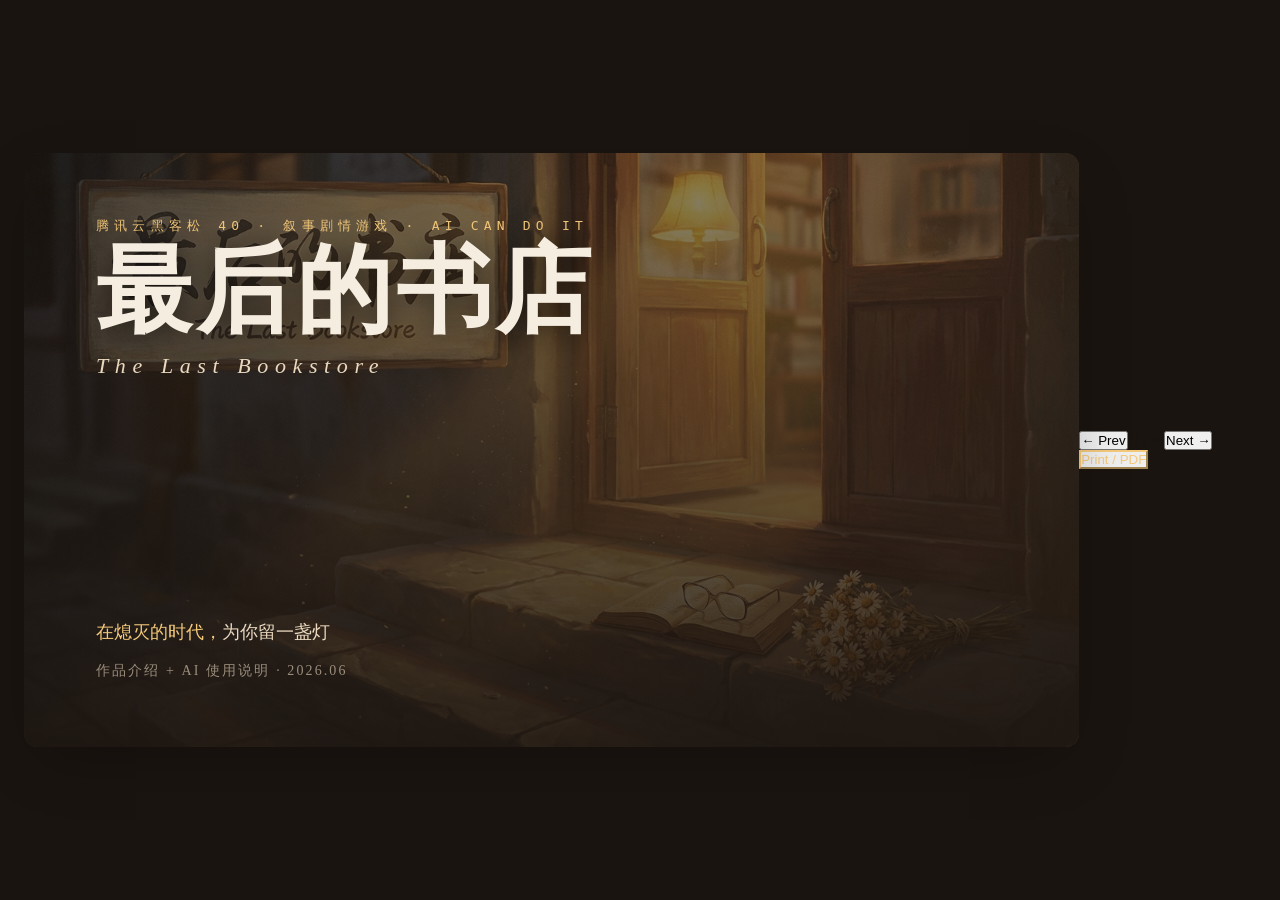
<file: submission/作品介绍-AI使用说明.html>
<!DOCTYPE html>
<html lang="zh-CN">
<head>
<meta charset="UTF-8">
<title>《最后的书店》作品介绍 + AI 使用说明 · 腾讯云黑客松 40</title>
<style>
  :root {
    --ink: #1a1410;
    --ink-soft: #3d2f24;
    --paper: #f5ede0;
    --paper-2: #ead9bf;
    --warm: #c89a5b;
    --warm-deep: #8b5a2b;
    --warm-glow: #f4c97a;
    --rule: rgba(26,20,16,0.15);
    --shadow: 0 20px 60px -20px rgba(0,0,0,0.35);
  }
  * { box-sizing: border-box; margin: 0; padding: 0; }
  html, body { background: #1a1410; color: var(--ink); font-family: "PingFang SC", "Songti SC", "Hiragino Sans GB", "Source Han Serif", serif; }
  body { min-height: 100vh; display: flex; align-items: center; justify-content: center; padding: 24px; }

  .deck { width: 100%; max-width: 1280px; }
  .slide {
    width: 100%;
    aspect-ratio: 16 / 9;
    background: var(--paper);
    border-radius: 14px;
    box-shadow: var(--shadow);
    margin: 28px 0;
    position: relative;
    overflow: hidden;
    page-break-after: always;
    display: none;
  }
  .slide.active { display: block; }

  /* page chrome */
  .page-num { position: absolute; bottom: 22px; right: 32px; font-size: 12px; color: var(--ink-soft); letter-spacing: 0.15em; font-family: "SF Mono", "Menlo", monospace; }
  .page-tag { position: absolute; top: 22px; left: 32px; font-size: 11px; color: var(--ink-soft); letter-spacing: 0.3em; text-transform: uppercase; }
  .page-rule { position: absolute; left: 32px; right: 32px; top: 56px; height: 1px; background: var(--rule); }

  /* cover */
  .slide.cover { background: linear-gradient(135deg, #2b1e14 0%, #4a3322 60%, #6b4a2e 100%); color: var(--paper); }
  .slide.cover .poster { position: absolute; inset: 0; background-size: cover; background-position: center; opacity: 0.55; }
  .slide.cover .overlay { position: absolute; inset: 0; background: linear-gradient(180deg, rgba(26,20,16,0.2) 0%, rgba(26,20,16,0.6) 70%, rgba(26,20,16,0.85) 100%); }
  .slide.cover .content { position: relative; z-index: 2; height: 100%; display: flex; flex-direction: column; justify-content: space-between; padding: 64px 72px; }
  .slide.cover .eyebrow { font-size: 13px; letter-spacing: 0.4em; color: var(--warm-glow); font-family: "SF Mono", "Menlo", monospace; }
  .slide.cover h1 { font-size: 96px; font-weight: 700; line-height: 1; letter-spacing: 0.04em; margin-top: 8px; text-shadow: 0 2px 30px rgba(0,0,0,0.6); }
  .slide.cover .en { font-size: 22px; color: var(--paper-2); letter-spacing: 0.3em; font-style: italic; margin-top: 14px; }
  .slide.cover .tag { font-size: 18px; color: var(--paper-2); margin-top: auto; line-height: 1.6; }
  .slide.cover .tag .accent { color: var(--warm-glow); }

  /* generic slide */
  .slide .body { padding: 88px 72px 60px 72px; height: 100%; display: flex; flex-direction: column; }
  .slide h2 { font-size: 42px; font-weight: 700; letter-spacing: 0.02em; line-height: 1.15; color: var(--ink); }
  .slide h2 .small { display: block; font-size: 16px; font-weight: 400; color: var(--ink-soft); letter-spacing: 0.25em; margin-bottom: 10px; text-transform: uppercase; }
  .slide .lede { font-size: 18px; color: var(--ink-soft); margin-top: 14px; line-height: 1.6; max-width: 900px; }
  .slide .content-block { flex: 1; margin-top: 36px; }

  /* section divider */
  .slide.divider { background: var(--ink); color: var(--paper); }
  .slide.divider .body { justify-content: center; }
  .slide.divider .num { font-size: 180px; font-weight: 700; color: var(--warm); opacity: 0.25; line-height: 1; font-family: "SF Mono", "Menlo", monospace; }
  .slide.divider h2 { color: var(--paper); font-size: 64px; margin-top: 16px; }
  .slide.divider .small { color: var(--warm-glow); }

  /* grids */
  .grid-2 { display: grid; grid-template-columns: 1fr 1fr; gap: 28px; }
  .grid-3 { display: grid; grid-template-columns: repeat(3, 1fr); gap: 20px; }
  .grid-4 { display: grid; grid-template-columns: repeat(4, 1fr); gap: 16px; }

  /* card */
  .card { background: white; border-radius: 10px; padding: 22px 24px; box-shadow: 0 2px 10px rgba(0,0,0,0.05); border-left: 3px solid var(--warm); }
  .card h3 { font-size: 18px; font-weight: 700; margin-bottom: 8px; color: var(--ink); }
  .card .kicker { font-size: 11px; color: var(--warm-deep); letter-spacing: 0.2em; text-transform: uppercase; margin-bottom: 4px; font-family: "SF Mono", "Menlo", monospace; }
  .card p { font-size: 14px; line-height: 1.65; color: var(--ink-soft); }

  /* list */
  .checklist { list-style: none; }
  .checklist li { font-size: 16px; line-height: 1.7; padding-left: 28px; position: relative; color: var(--ink); margin-bottom: 6px; }
  .checklist li::before { content: ""; position: absolute; left: 0; top: 11px; width: 14px; height: 14px; border: 2px solid var(--warm-deep); border-radius: 3px; background: var(--warm-glow); }
  .checklist li strong { color: var(--ink); }

  /* quote */
  .quote { background: var(--ink); color: var(--paper); padding: 28px 32px; border-radius: 10px; font-size: 18px; line-height: 1.7; font-style: italic; position: relative; }
  .quote::before { content: """; position: absolute; top: -10px; left: 20px; font-size: 64px; color: var(--warm); font-family: Georgia, serif; line-height: 1; }
  .quote .attr { display: block; margin-top: 12px; font-size: 13px; color: var(--warm-glow); font-style: normal; letter-spacing: 0.2em; }

  /* table */
  table { width: 100%; border-collapse: collapse; font-size: 14px; }
  th, td { padding: 12px 16px; text-align: left; border-bottom: 1px solid var(--rule); }
  th { background: var(--paper-2); font-weight: 700; color: var(--ink); letter-spacing: 0.05em; }
  td { color: var(--ink-soft); }
  td:first-child { color: var(--ink); font-weight: 600; }
  .pill { display: inline-block; padding: 3px 10px; border-radius: 999px; font-size: 11px; font-family: "SF Mono", "Menlo", monospace; background: var(--warm-glow); color: var(--ink); letter-spacing: 0.1em; }

  /* code block */
  pre { background: var(--ink); color: #d9c8a8; padding: 18px 22px; border-radius: 8px; font-size: 13px; line-height: 1.7; font-family: "SF Mono", "Menlo", "Consolas", monospace; overflow-x: auto; white-space: pre-wrap; }
  pre .key { color: var(--warm-glow); }
  pre .val { color: #b8e0c8; }
  pre .cmt { color: #6f6452; font-style: italic; }

  /* metrics */
  .metric { text-align: center; padding: 16px 8px; }
  .metric .num { font-size: 56px; font-weight: 700; color: var(--warm-deep); line-height: 1; font-family: "SF Mono", "Menlo", monospace; }
  .metric .lbl { font-size: 12px; color: var(--ink-soft); margin-top: 6px; letter-spacing: 0.1em; }

  /* nav */
  .nav { position: fixed; bottom: 24px; left: 50%; transform: translateX(-50%); background: rgba(26,20,16,0.92); color: var(--paper); padding: 10px 18px; border-radius: 999px; display: flex; gap: 14px; align-items: center; z-index: 100; font-size: 13px; backdrop-filter: blur(8px); }
  .nav button { background: transparent; border: 1px solid var(--paper-2); color: var(--paper); padding: 5px 14px; border-radius: 999px; cursor: pointer; font-family: inherit; font-size: 12px; }
  .nav button:hover { background: var(--warm); border-color: var(--warm); }
  .nav .counter { font-family: "SF Mono", "Menlo", monospace; color: var(--warm-glow); min-width: 56px; text-align: center; }

  @media print {
    body { background: white; padding: 0; }
    .nav { display: none; }
    .slide { display: block !important; margin: 0; box-shadow: none; border-radius: 0; page-break-after: always; }
  }
</style>
</head>
<body>

<div class="deck">

  <!-- ============== 1. COVER ============== -->
  <section class="slide cover active" data-num="01">
    <div class="poster" style="background-image: url('poster-16x9.png');"></div>
    <div class="overlay"></div>
    <div class="content">
      <div>
        <div class="eyebrow">腾讯云黑客松 40 · 叙事剧情游戏 · AI CAN DO IT</div>
        <h1>最后的书店</h1>
        <div class="en">The Last Bookstore</div>
      </div>
      <div class="tag">
        <span class="accent">在熄灭的时代，</span>为你留一盏灯<br>
        <span style="opacity:0.6; font-size:14px; margin-top:14px; display:block; letter-spacing:0.15em;">作品介绍 + AI 使用说明 · 2026.06</span>
      </div>
    </div>
  </section>

  <!-- ============== 2. 作品背景 ============== -->
  <section class="slide" data-num="02">
    <div class="page-tag">01 · BACKGROUND</div>
    <div class="page-rule"></div>
    <div class="body">
      <h2><span class="small">作品背景</span>大断联之后，<br>旧书店成为最后的精神灯塔</h2>
      <div class="lede">在「断联」灾变后第 17 年，互联网络全面崩溃，物理纸张成为稀缺品。<br>中国北方一座小镇上，65 岁的守书店人守着最后一家旧书店，<br>用每一本旧书、每一次对话，为前来敲门的人重燃对生活的希望。</div>
      <div class="content-block grid-2" style="grid-template-columns: 1.4fr 1fr;">
        <div class="quote">
          昨天夜里，断联第 17 年的第一场雪落下来了。我把店里的灯又拧亮了一档 ——<br>门铃坏了十几年，没修；可灯一直亮着，亮着，亮着，就是为了让那些在雪里走累了的人，知道还有一处地方，可以停下来。
          <span class="attr">— 守书店人 · 第 1 天</span>
        </div>
        <div>
          <div class="card" style="margin-bottom:14px;">
            <div class="kicker">GENRE</div>
            <h3>叙事剧情 · 治愈向</h3>
            <p>不是 RPG，不是 AVG —— 是「为别人点亮一盏灯」的角色扮演。每天接待不同的来客，理解他们，推荐一本书。</p>
          </div>
          <div class="card">
            <div class="kicker">PLATFORM</div>
            <h3>纯 Web · 零安装</h3>
            <p>单页 HTML + CSS + JS，无构建，GitHub Pages 即可玩。键盘 + 鼠标，单局 20-30 分钟。</p>
          </div>
        </div>
      </div>
    </div>
    <div class="page-num">02 / 09</div>
  </section>

  <!-- ============== 3. 玩法 ============== -->
  <section class="slide" data-num="03">
    <div class="page-tag">02 · GAMEPLAY</div>
    <div class="page-rule"></div>
    <div class="body">
      <h2><span class="small">核心玩法</span>听 · 选 · 荐 · 续<br>四步一轮，七天闭环</h2>
      <div class="lede">玩家每天接待一位来客：门铃响起、走进书店、说出自己的故事；<br>玩家倾听后从 24 本书中选一本推荐，NPC 给出真实反应；夜间结算希望值，第七天迎来结局。</div>
      <div class="content-block">
        <div class="grid-4">
          <div class="card" style="border-left-color: #8b5a2b;">
            <div class="kicker">STEP 1 · 听</div>
            <h3>门铃</h3>
            <p>来客推门进来。玩家既可点预设选项，也可自由输入文本 —— AI 解析情绪。</p>
          </div>
          <div class="card" style="border-left-color: #c89a5b;">
            <div class="kicker">STEP 2 · 选</div>
            <h3>选书</h3>
            <p>24 本书按文学/哲学/心理/社科分类陈列。AI 给每本书生成「为什么是这本书」的理由。</p>
          </div>
          <div class="card" style="border-left-color: #d4a574;">
            <div class="kicker">STEP 3 · 荐</div>
            <h3>推荐</h3>
            <p>AI 模拟 NPC 真实反应：惊喜 / 犹豫 / 释然 / 拒绝。每一次推荐都会改写希望值与声誉。</p>
          </div>
          <div class="card" style="border-left-color: #f4c97a;">
            <div class="kicker">STEP 4 · 续</div>
            <h3>夜读</h3>
            <p>店主在炉火旁写日记。AI 根据当日所有变量生成一段独白，开启下一天。</p>
          </div>
        </div>
      </div>
    </div>
    <div class="page-num">03 / 09</div>
  </section>

  <!-- ============== 4. 4 结局 ============== -->
  <section class="slide" data-num="04">
    <div class="page-tag">03 · ENDINGS</div>
    <div class="page-rule"></div>
    <div class="body">
      <h2><span class="small">多结局设计</span>四种结局<br>取决于你点亮了几盏灯</h2>
      <div class="lede">不是非黑即白。第七天到来时，根据 7 天的希望值、声誉、完美推荐次数、是否接待过「旅人」，触发不同结局。</div>
      <div class="content-block">
        <table>
          <thead>
            <tr><th>结局</th><th>名称</th><th>触发条件</th><th>含义</th></tr>
          </thead>
          <tbody>
            <tr>
              <td><span class="pill">NORMAL</span></td>
              <td>平凡日子</td>
              <td>hope 40-60</td>
              <td>书店仍是小镇里一个普通的存在 —— 可这就是生活原本的样子</td>
            </tr>
            <tr>
              <td><span class="pill">GOOD</span></td>
              <td>守望者</td>
              <td>hope 60-80</td>
              <td>有些来客变成了常客，每周三会来借同一本书。书店成了他们的客厅</td>
            </tr>
            <tr>
              <td><span class="pill">TRUE</span></td>
              <td>点燃希望</td>
              <td>days ≥ 6 + hope ≥ 80 + 完美推荐 ≥ 4 + 旅人来过</td>
              <td>镇上的孩子们开始组读书会。书店从「最后」变成了「第一间」</td>
            </tr>
            <tr>
              <td><span class="pill" style="background:#8b5a2b; color:#f4c97a;">HIDDEN</span></td>
              <td>最后的读者</td>
              <td>days ≥ 7 + hope ≥ 60 + 完美推荐 ≥ 5 + 旅人来过</td>
              <td>「旅人」留下了。你在书店的第七夜，读完了他带来的那本未完的书</td>
            </tr>
          </tbody>
        </table>
      </div>
    </div>
    <div class="page-num">04 / 09</div>
  </section>

  <!-- ============== 5. AI 集成总览 ============== -->
  <section class="slide" data-num="05">
    <div class="page-tag">04 · AI INTEGRATION</div>
    <div class="page-rule"></div>
    <div class="body">
      <h2><span class="small">AI 使用说明 · 总览</span>5 大 AI 集成点<br>让 NPC 真正「听懂」玩家</h2>
      <div class="lede">本作品在 <strong>5 个独立环节</strong> 用到生成式 AI，覆盖「游戏内」与「创作期」两条线。<br>每条都 wrap 8s timeout + 关键词 fallback —— 离线也能玩，AI 关掉就是完整预设游戏。</div>
      <div class="content-block">
        <div class="grid-2" style="grid-template-columns: 1fr 1fr;">
          <div class="card">
            <div class="kicker">01 · 游戏中 · NPC 对话</div>
            <h3>NPC 自由对话 + 情绪识别</h3>
            <p>玩家不限于点选项，可自由输入。MiniMax-M2.5-highspeed 结合角色背景生成流式回复；本地关键词逻辑继续负责稳定触发游戏分支。</p>
          </div>
          <div class="card">
            <div class="kicker">02 · 游戏中 · 作者灵魂</div>
            <h3>与「书的作者」对话</h3>
            <p>玩家可在书详情页与「作者」对话。基于书籍主题、时代背景模拟口吻（圣埃克苏佩里/卡夫卡/鲁迅等）。每本书 8 条典型台词 fallback。</p>
          </div>
          <div class="card">
            <div class="kicker">03 · 游戏中 · 店主日记</div>
            <h3>每日店主日记生成</h3>
            <p>夜间结算时，AI 根据当日 hope/声誉/服务对象/推荐结果生成 80-120 字治愈向日记。12 段模板 fallback。</p>
          </div>
          <div class="card">
            <div class="kicker">04 · 游戏中 · 匹配理由</div>
            <h3>「为什么是这本书」</h3>
            <p>推荐瞬间 AI 生成情感化理由，分类（文学/哲学/心理/社科）× NPC 标签查表法 fallback。</p>
          </div>
          <div class="card" style="grid-column: 1 / 3; border-left-color: var(--warm-deep); background: var(--paper-2);">
            <div class="kicker">05 · 创作期 · 资产管线</div>
            <h3>AI 出图 + AI 出音乐</h3>
            <p>matrix MCP 统一风格指令（"电影感暖色 / 北方小镇 / 1990s 怀旧 / 治愈向"），3 轮 prompt 迭代出 6 张 NPC 立绘、24 张书封面、4 张场景图、4 段 BGM、4 段 SFX。</p>
          </div>
        </div>
      </div>
    </div>
    <div class="page-num">05 / 09</div>
  </section>

  <!-- ============== 6. Prompt 工程样本 ============== -->
  <section class="slide" data-num="06">
    <div class="page-tag">05 · PROMPT</div>
    <div class="page-rule"></div>
    <div class="body">
      <h2><span class="small">Prompt 工程样本</span>统一风格指令<br>3 轮迭代收敛</h2>
      <div class="lede">所有 AI 生成遵循同一套风格锚点。下表是创作期实际使用过的 prompt 样本（节选自 <code>ai.js</code> 与 <code>docs/AI-CREATION.md</code>）。</div>
      <div class="content-block grid-2" style="grid-template-columns: 1fr 1fr;">
        <div>
          <div style="font-size:13px; color:var(--ink-soft); letter-spacing:0.15em; margin-bottom:8px; font-family:'SF Mono', monospace;">PROMPT · NPC 立绘</div>
          <pre><span class="cmt">// 35 岁年轻母亲</span>
电影感半身像，中国北方小镇 1990 年代风格，
35 岁年轻母亲，<span class="key">疲惫但眼神温柔</span>，
穿着素色棉麻衣服，<span class="val">下午斜阳从木窗透入</span>，
背景是模糊的旧书店。
半真实半插画风格，暖色调，高精度，4K
--ar <span class="key">1:1</span> --v <span class="val">6.0</span></pre>
        </div>
        <div>
          <div style="font-size:13px; color:var(--ink-soft); letter-spacing:0.15em; margin-bottom:8px; font-family:'SF Mono', monospace;">PROMPT · 店主日记</div>
          <pre><span class="cmt">// 65 岁守书店人，每天独白</span>
你是一个中国北方小镇老书店的老板，已经 65 岁了。
今天的希望值是 <span class="key">{hope}</span>/100，声誉是 <span class="val">{rep}</span>。
今天接待了 <span class="key">{npcNames}</span>，推荐了 <span class="val">{books}</span>。
请你写一段 <span class="key">80-120 字</span>的日记，
治愈、温暖、有人生感悟，
用"<span class="val">我</span>"的口吻，偶尔有怀旧细节。</pre>
        </div>
      </div>
    </div>
    <div class="page-num">06 / 09</div>
  </section>

  <!-- ============== 7. 可量化 ============== -->
  <section class="slide" data-num="07">
    <div class="page-tag">06 · METRICS</div>
    <div class="page-rule"></div>
    <div class="body">
      <h2><span class="small">可量化指标</span>AI 让内容<br>从「树」变成「林」</h2>
      <div class="lede">传统线性剧情游戏靠预设分支覆盖所有路径；本作品用 AI 把「可玩内容」从分支数级提升到组合数级。</div>
      <div class="content-block">
        <div class="grid-4" style="margin-bottom: 28px;">
          <div class="metric"><div class="num">252</div><div class="lbl">可触发剧情点<br>6 NPC × 14 句 × 3 选项</div></div>
          <div class="metric"><div class="num">192</div><div class="lbl">作者备用台词<br>24 本书 × 8 条</div></div>
          <div class="metric"><div class="num">21</div><div class="lbl">日记（按路径生成）<br>7 天 × 3 段</div></div>
          <div class="metric"><div class="num">38</div><div class="lbl">AI 出资产<br>图 × 34 + 音频 × 8</div></div>
        </div>
        <div class="grid-2" style="grid-template-columns: 1fr 1fr;">
          <div class="card" style="border-left-color: #8b5a2b;">
            <div class="kicker">EFFICIENCY</div>
            <h3>AI 出图效率</h3>
            <p>传统 1 张立绘 ≈ 1 天（外包）<br>AI ≈ <strong>3 分钟 / 张</strong>（3 轮 prompt 迭代）<br>整体资产制作 <strong>提速约 150×</strong></p>
          </div>
          <div class="card" style="border-left-color: var(--warm-deep);">
            <div class="kicker">FALLBACK</div>
            <h3>离线优先策略</h3>
            <p>所有 AI 调用 wrap 8s timeout<br>失败即走 fallback<br>玩家<strong>无网络也能完整体验</strong></p>
          </div>
        </div>
      </div>
    </div>
    <div class="page-num">07 / 09</div>
  </section>

  <!-- ============== 8. 伦理与边界 ============== -->
  <section class="slide" data-num="08">
    <div class="page-tag">07 · ETHICS</div>
    <div class="page-rule"></div>
    <div class="body">
      <h2><span class="small">伦理与边界</span>AI 用得克制<br>因为这本来就该是一场温柔的相遇</h2>
      <div class="lede">我们不希望「AI 用得多」变成目的；本作品对 AI 的依赖刻意控制在「锦上添花」级别 —— 关掉 AI，游戏依然成立。</div>
      <div class="content-block">
        <ul class="checklist">
          <li><strong>离线优先</strong>：所有 AI 调用 wrap 8s timeout，失败即走 fallback。无网络也能完整通关。</li>
          <li><strong>隐私不上传</strong>：玩家对话记录仅存浏览器 <code>localStorage</code>，不向任何服务器回传。</li>
          <li><strong>可关闭</strong>：<code>AI.config.enabled = false</code> 一键关闭，回到纯预设剧情游戏。</li>
          <li><strong>风格一致性</strong>：所有 prompt 锚定同一组关键词（"电影感暖色 / 北方小镇 / 1990s 怀旧 / 治愈向"），避免生成风格漂移。</li>
          <li><strong>不生成敏感内容</strong>：NPC 提示词中明确拒绝暴力、歧视、情色、政治立场输出。</li>
          <li><strong>作者灵魂不冒犯</strong>：作者对话模块对真实人物（卡夫卡、鲁迅、圣埃克苏佩里等）只做「风格化致敬」，不输出虚假语录 / 言论。</li>
        </ul>
      </div>
    </div>
    <div class="page-num">08 / 09</div>
  </section>

  <!-- ============== 9. END ============== -->
  <section class="slide cover" data-num="09">
    <div class="poster" style="background-image: url('poster-16x9.png');"></div>
    <div class="overlay"></div>
    <div class="content">
      <div>
        <div class="eyebrow">THANK YOU</div>
        <h1 style="font-size: 72px;">感谢聆听</h1>
        <div class="en" style="font-size: 18px; opacity: 0.8;">The Last Bookstore · Tencent Cloud Hackathon 40</div>
      </div>
      <div class="tag">
        <span class="accent">在线试玩</span><br>
        swording-k.github.io/the-last-bookstore<br>
        <span style="opacity:0.6; font-size:14px; margin-top:14px; display:block; letter-spacing:0.15em;">QQ / WeChat: swording · 2026.06</span>
      </div>
    </div>
  </section>

</div>

<div class="nav">
  <button onclick="prev()">← Prev</button>
  <span class="counter"><span id="cur">1</span> / 9</span>
  <button onclick="next()">Next →</button>
  <button onclick="window.print()" style="border-color: var(--warm-glow); color: var(--warm-glow);">Print / PDF</button>
</div>

<script>
  const slides = document.querySelectorAll('.slide');
  let cur = 0;
  function show(i) {
    slides.forEach((s, idx) => s.classList.toggle('active', idx === i));
    document.getElementById('cur').textContent = i + 1;
    cur = i;
  }
  function next() { show(Math.min(cur + 1, slides.length - 1)); }
  function prev() { show(Math.max(cur - 1, 0)); }
  document.addEventListener('keydown', e => {
    if (e.key === 'ArrowRight' || e.key === ' ' || e.key === 'PageDown') { e.preventDefault(); next(); }
    if (e.key === 'ArrowLeft' || e.key === 'PageUp') { e.preventDefault(); prev(); }
  });
</script>

</body>
</html>
</file>
<file: style.css>
/* ============================================================
   最后的书店 v6.0 - 电影感样式（重写）
   ============================================================ */

:root {
  --color-wood: #8B6F47;
  --color-wood-dark: #5C4A2E;
  --color-wood-light: #B8975C;
  --color-paper: #F4ECD8;
  --color-paper-light: #FAF3E0;
  --color-gold: #D4A574;
  --color-gold-light: #E8C99B;
  --color-cream: #FAF3E0;
  --color-ink: #2A1F14;
  --color-text: #3E2723;
  --color-muted: #8D7B6A;
  --color-line: #C9B89A;

  --font-serif: 'Noto Serif SC', 'Songti SC', 'STSong', serif;
  --font-en: 'Cormorant Garamond', Georgia, serif;

  --shadow-soft: 0 4px 12px rgba(60, 40, 20, 0.15);
  --shadow-deep: 0 8px 24px rgba(60, 40, 20, 0.25);
  --ease-out: cubic-bezier(0.34, 1.56, 0.64, 1);
  --ease-smooth: cubic-bezier(0.4, 0, 0.2, 1);
}

* { margin: 0; padding: 0; box-sizing: border-box; }

html, body {
  width: 100%;
  height: 100%;
  overflow: hidden;
  font-family: var(--font-serif);
  color: var(--color-text);
  background: #1a0e08;
  user-select: none;
  -webkit-font-smoothing: antialiased;
}

/* ============================================================
   通用：屏幕 / 隐藏
   ============================================================ */
.screen {
  position: fixed;
  inset: 0;
  display: none;
  z-index: 1;
}
.screen.active { display: block; }

.hidden { display: none !important; }

/* ============================================================
   每日清晨叙事面板
   ============================================================ */
.narrative-panel {
  position: fixed;
  inset: 0;
  z-index: 50;
  display: flex;
  flex-direction: column;
  align-items: center;
  justify-content: center;
  background: var(--color-paper);
  animation: narFadeIn 0.6s var(--ease-smooth);
}
@keyframes narFadeIn {
  from { opacity: 0; }
  to { opacity: 1; }
}

.nar-scene {
  position: absolute;
  inset: 0;
  opacity: 0.15;
  background-size: cover;
  background-position: center;
  z-index: 0;
}

.nar-content {
  position: relative;
  z-index: 1;
  text-align: center;
  max-width: 560px;
  padding: 40px 32px;
  animation: narContentUp 0.8s 0.2s both var(--ease-smooth);
}
@keyframes narContentUp {
  from { opacity: 0; transform: translateY(20px); }
  to { opacity: 1; transform: translateY(0); }
}

.nar-day {
  font-family: var(--font-en);
  font-size: 13px;
  color: var(--color-gold);
  letter-spacing: 0.3em;
  text-transform: uppercase;
  margin-bottom: 12px;
}

.nar-title {
  font-family: var(--font-serif);
  font-size: 28px;
  font-weight: 700;
  color: var(--color-ink);
  margin-bottom: 20px;
  line-height: 1.4;
}

.nar-text {
  font-family: var(--font-serif);
  font-size: 15px;
  line-height: 2;
  color: var(--color-text);
  text-align: left;
  white-space: pre-line;
  margin-bottom: 24px;
  padding: 0 8px;
  border-left: 2px solid var(--color-gold);
  padding-left: 16px;
}

.nar-goal {
  font-family: var(--font-serif);
  font-size: 13px;
  color: var(--color-muted);
  font-style: italic;
  margin-bottom: 32px;
  padding: 10px 16px;
  background: rgba(212,165,116,0.08);
  border-radius: 6px;
  display: inline-block;
}

.nar-goal::before {
  content: '🎯 ';
}

#nar-continue {
  display: block;
  margin: 0 auto;
}

/* ============================================================
   启动画面
   ============================================================ */
#title-screen {
  background: linear-gradient(160deg, #1a0e08 0%, #3E2723 50%, #5D4037 100%);
  align-items: center;
  justify-content: center;
  overflow: hidden;
}

#title-screen.active {
  display: flex;
}

.title-bg {
  position: absolute;
  inset: 0;
  z-index: 0;
}

.t-particle {
  position: absolute;
  width: 4px;
  height: 4px;
  background: rgba(255, 236, 179, 0.7);
  border-radius: 50%;
  animation: floatParticle 12s linear infinite;
}
.t-particle.p1 { left: 20%; top: 30%; animation-delay: 0s; }
.t-particle.p2 { left: 70%; top: 50%; animation-delay: -3s; }
.t-particle.p3 { left: 40%; top: 70%; animation-delay: -6s; }
.t-particle.p4 { left: 80%; top: 20%; animation-delay: -9s; }
.t-particle.p5 { left: 15%; top: 80%; animation-delay: -4s; }
.t-particle.p6 { left: 60%; top: 10%; animation-delay: -7s; }

@keyframes floatParticle {
  0%   { transform: translate(0,0) scale(1); opacity: 0.3; }
  50%  { opacity: 0.8; }
  100% { transform: translate(-30px,-100px) scale(0.5); opacity: 0; }
}

.t-book {
  position: absolute;
  font-size: 60px;
  opacity: 0.12;
  filter: drop-shadow(0 4px 8px rgba(0,0,0,0.3));
  animation: floatBook 18s ease-in-out infinite;
}
.t-book.fb1 { left: 12%; top: 18%; }
.t-book.fb2 { right: 15%; top: 30%; animation-delay: -6s; }
.t-book.fb3 { left: 60%; top: 70%; animation-delay: -12s; }

@keyframes floatBook {
  0%, 100% { transform: translateY(0) rotate(-5deg); }
  50% { transform: translateY(-30px) rotate(5deg); }
}

.title-content {
  position: relative;
  z-index: 1;
  text-align: center;
  color: var(--color-cream);
  padding: 40px;
  max-width: 600px;
}

.title-logo {
  margin: 0 auto 24px;
  filter: drop-shadow(0 4px 12px rgba(0,0,0,0.5));
  animation: logoFloat 4s ease-in-out infinite;
}

@keyframes logoFloat {
  0%, 100% { transform: translateY(0); }
  50% { transform: translateY(-8px); }
}

.title-h1 {
  font-family: var(--font-serif);
  font-size: 56px;
  font-weight: 700;
  letter-spacing: 8px;
  margin-bottom: 8px;
  text-shadow: 0 4px 20px rgba(0,0,0,0.6);
}

.title-sub {
  font-family: var(--font-en);
  font-size: 20px;
  letter-spacing: 4px;
  color: var(--color-gold-light);
  font-style: italic;
  margin-bottom: 14px;
}

.title-premise {
  display: inline-block;
  margin-bottom: 18px;
  padding: 6px 14px;
  border: 1px solid rgba(232, 201, 155, 0.36);
  border-radius: 999px;
  color: rgba(250, 243, 224, 0.88);
  background: rgba(26, 14, 8, 0.28);
  font-size: 13px;
  line-height: 1.6;
}

.title-line {
  width: 120px;
  height: 1px;
  background: linear-gradient(90deg, transparent, var(--color-gold), transparent);
  margin: 0 auto 22px;
}

.title-world {
  max-width: 520px;
  margin: 0 auto 24px;
  color: rgba(250, 243, 224, 0.82);
  font-size: 15px;
  line-height: 1.9;
  letter-spacing: 0;
}

.title-quote {
  font-size: 16px;
  line-height: 2;
  color: rgba(250, 243, 224, 0.85);
  margin-bottom: 36px;
  letter-spacing: 1px;
}

.btn-start {
  padding: 14px 40px;
  font-family: var(--font-serif);
  font-size: 18px;
  letter-spacing: 2px;
  background: linear-gradient(135deg, var(--color-gold), var(--color-wood));
  color: var(--color-cream);
  border: 1px solid var(--color-gold-light);
  border-radius: 4px;
  cursor: pointer;
  box-shadow: var(--shadow-deep), inset 0 1px 0 rgba(255,236,179,0.3);
  transition: all 0.3s var(--ease-out);
  position: relative;
  overflow: hidden;
}
.btn-start::after {
  content: '';
  position: absolute;
  inset: 0;
  background: linear-gradient(135deg, transparent, rgba(255,236,179,0.3), transparent);
  transform: translateX(-100%);
  transition: transform 0.6s;
}
.btn-start:hover {
  transform: translateY(-2px);
  box-shadow: 0 12px 32px rgba(212,165,116,0.4);
}
.btn-start:hover::after { transform: translateX(100%); }
.btn-start:active { transform: translateY(0); }

.title-hint {
  margin-top: 20px;
  font-size: 12px;
  color: rgba(250, 243, 224, 0.5);
  letter-spacing: 2px;
}

/* ============================================================
   游戏画面
   ============================================================ */
#game-screen {
  background: #1a0e08;
  display: none;
}
#game-screen.active { display: block; }

/* 顶栏 */
#top-bar {
  position: absolute;
  top: 0; left: 0; right: 0;
  height: 60px;
  display: flex;
  align-items: center;
  justify-content: space-between;
  padding: 0 24px;
  z-index: 80;
  background: linear-gradient(180deg, rgba(20,10,5,0.85) 0%, rgba(20,10,5,0) 100%);
  backdrop-filter: blur(8px);
  -webkit-backdrop-filter: blur(8px);
}

.top-left, .top-right {
  display: flex;
  align-items: center;
  gap: 12px;
}

.stat-label {
  font-family: var(--font-serif);
  font-size: 14px;
  color: var(--color-gold-light);
  padding: 6px 12px;
  background: rgba(0,0,0,0.4);
  border: 1px solid rgba(212,165,116,0.3);
  border-radius: 4px;
  letter-spacing: 1px;
}

.hope-wrap {
  display: flex;
  align-items: center;
  gap: 8px;
  padding: 6px 16px;
  background: rgba(0,0,0,0.4);
  border: 1px solid rgba(212,165,116,0.3);
  border-radius: 4px;
}

.hope-lbl {
  font-size: 13px;
  color: var(--color-gold-light);
  letter-spacing: 1px;
}

.hope-track {
  width: 200px;
  height: 8px;
  background: rgba(0,0,0,0.5);
  border-radius: 4px;
  overflow: visible;
  border: 1px solid rgba(212,165,116,0.2);
  position: relative;
}

.hope-bar {
  height: 100%;
  background: linear-gradient(90deg, #D4A574, #B8844E);
  transition: width 0.6s var(--ease-smooth), background 0.4s;
  box-shadow: 0 0 8px rgba(212,165,116,0.4);
  border-radius: 4px;
}

/* 希望值阈值标记 */
.hope-threshold {
  position: absolute;
  top: -3px;
  bottom: -3px;
  width: 2px;
  z-index: 2;
  pointer-events: none;
}
.hope-th-40 { left: 40%; background: rgba(176,95,78,0.7); }
.hope-th-60 { left: 60%; background: rgba(184,132,78,0.7); }
.hope-th-80 { left: 80%; background: rgba(74,139,58,0.7); }

.hope-num {
  font-family: var(--font-en);
  font-size: 18px;
  color: var(--color-cream);
  font-weight: 600;
  min-width: 30px;
  text-align: right;
}

.ico-btn {
  width: 36px;
  height: 36px;
  font-size: 18px;
  background: rgba(0,0,0,0.4);
  border: 1px solid rgba(212,165,116,0.3);
  color: var(--color-gold-light);
  border-radius: 4px;
  cursor: pointer;
  transition: all 0.2s;
}
.ico-btn:hover {
  background: rgba(212,165,116,0.2);
  border-color: var(--color-gold);
}

/* ============================================================
   场景区
   ============================================================ */
#scene-area {
  position: absolute;
  inset: 0;
  overflow: hidden;
}

/* 落地窗 */
.window-box {
  position: absolute;
  top: 5%;
  left: 50%;
  transform: translateX(-50%);
  width: 50%;
  max-width: 720px;
  height: 60%;
  z-index: 1;
  box-shadow: 0 20px 60px rgba(0,0,0,0.5);
}

.wnd-view {
  position: absolute;
  inset: 0;
  background-size: cover;
  background-position: center;
  border-radius: 4px;
  border: 8px solid var(--color-wood-dark);
  box-shadow: inset 0 0 40px rgba(0,0,0,0.3);
  transition: opacity 1.2s, background-image 1.2s, filter 1.2s;
}

.wnd-morning   { background-image: url('assets/scenes/morning.png'); filter: brightness(1) saturate(1.05); }
.wnd-afternoon { background-image: url('assets/scenes/afternoon.png'); filter: brightness(0.95) saturate(1.1); }
.wnd-evening   { background-image: url('assets/scenes/evening.png'); filter: brightness(0.85) saturate(1.15); }
.wnd-night     { background-image: url('assets/scenes/night.png'); filter: brightness(0.7) saturate(0.9); }

.windowsill {
  position: absolute;
  bottom: -16px;
  left: -4%;
  right: -4%;
  height: 16px;
  background: linear-gradient(180deg, var(--color-wood-light), var(--color-wood-dark));
  border-radius: 2px;
  box-shadow: 0 4px 8px rgba(0,0,0,0.4);
}

/* 吊灯 */
.ceiling-lamp {
  position: absolute;
  top: 60px;
  left: 50%;
  transform: translateX(-50%);
  width: 80px;
  height: 140px;
  z-index: 3;
}
.lamp-chain {
  position: absolute;
  top: 0;
  left: 50%;
  transform: translateX(-50%);
  width: 2px;
  height: 50px;
  background: linear-gradient(180deg, #444, #888);
}
.lamp-shade {
  position: absolute;
  top: 50px;
  left: 50%;
  transform: translateX(-50%);
  width: 80px;
  height: 30px;
  background: linear-gradient(180deg, var(--color-gold), var(--color-wood));
  border-radius: 50% 50% 5px 5px / 100% 100% 5px 5px;
  box-shadow: 0 2px 6px rgba(0,0,0,0.4);
}
.lamp-bulb {
  position: absolute;
  top: 78px;
  left: 50%;
  transform: translateX(-50%);
  width: 16px;
  height: 20px;
  background: radial-gradient(ellipse, #FFEFB0 0%, #FFC870 50%, #B8844E 100%);
  border-radius: 50%;
  box-shadow: 0 0 20px rgba(255, 200, 112, 0.8);
  animation: lampFlicker 4s ease-in-out infinite;
}
@keyframes lampFlicker {
  0%, 100% { opacity: 1; transform: translateX(-50%) scale(1); }
  50% { opacity: 0.9; transform: translateX(-50%) scale(0.96); }
}
.lamp-glow {
  position: absolute;
  top: 80px;
  left: 50%;
  transform: translateX(-50%);
  width: 400px;
  height: 400px;
  background: radial-gradient(ellipse, rgba(255, 200, 112, 0.15) 0%, transparent 70%);
  pointer-events: none;
}

/* 招牌 */
.store-sign {
  position: absolute;
  top: 12%;
  right: 4%;
  z-index: 4;
  padding: 8px 20px;
  background: linear-gradient(180deg, var(--color-wood-dark), var(--color-wood));
  border: 2px solid var(--color-gold);
  border-radius: 4px;
  box-shadow: var(--shadow-deep);
  transform: rotate(-3deg);
}
.store-sign span {
  font-family: var(--font-serif);
  font-size: 18px;
  font-weight: 700;
  color: var(--color-gold-light);
  letter-spacing: 6px;
  text-shadow: 0 1px 2px rgba(0,0,0,0.6);
}

/* 书架 */
.shelf {
  position: absolute;
  width: 12%;
  min-width: 120px;
  height: 50%;
  z-index: 2;
}
.shelf-L { left: 2%; top: 35%; }
.shelf-R { right: 2%; top: 35%; }

.shelf-row {
  height: 22%;
  margin-bottom: 6%;
  background: linear-gradient(180deg,
    transparent 0%, transparent 88%,
    var(--color-wood-light) 88%, var(--color-wood) 100%);
  position: relative;
  border-radius: 2px;
}

.spine {
  display: inline-block;
  width: 14px;
  height: 80%;
  margin: 0 1px;
  border-radius: 1px 1px 0 0;
  box-shadow: inset 0 0 2px rgba(0,0,0,0.3);
  cursor: pointer;
  transition: all 0.2s;
  vertical-align: bottom;
}
.spine:hover {
  transform: translateY(-3px);
  box-shadow: inset 0 0 2px rgba(0,0,0,0.3), 0 4px 8px rgba(0,0,0,0.3);
}

/* 地板 */
.floor {
  position: absolute;
  bottom: 0; left: 0; right: 0;
  height: 30%;
  background: linear-gradient(180deg, #5C4A2E 0%, #3E2E1E 100%);
  z-index: 1;
}
.floor::before {
  content: '';
  position: absolute;
  inset: 0;
  background:
    repeating-linear-gradient(90deg, transparent 0px, transparent 80px, rgba(0,0,0,0.15) 80px, rgba(0,0,0,0.15) 82px),
    repeating-linear-gradient(0deg, transparent 0px, transparent 14px, rgba(0,0,0,0.1) 14px, rgba(0,0,0,0.1) 15px);
}

/* 柜台 */
.counter {
  position: absolute;
  bottom: 18%;
  left: 50%;
  transform: translateX(-50%);
  width: 28%;
  max-width: 360px;
  height: 80px;
  z-index: 4;
  background: linear-gradient(180deg, #6B4F30 0%, #4A3520 100%);
  border-radius: 4px;
  box-shadow: var(--shadow-deep);
}
.counter::before {
  content: '';
  position: absolute;
  top: 0; left: 0; right: 0;
  height: 6px;
  background: linear-gradient(180deg, #8B6F47, #5C4A2E);
  border-radius: 4px 4px 0 0;
}

.desk-lamp {
  position: absolute;
  top: -32px;
  left: 16px;
  width: 32px;
  height: 50px;
}
.dl-shade {
  position: absolute;
  top: 0;
  left: 50%;
  transform: translateX(-50%);
  width: 30px;
  height: 16px;
  background: linear-gradient(180deg, #4A3520, #2A1F14);
  border-radius: 50% 50% 30% 30% / 100% 100% 30% 30%;
}
.dl-stand {
  position: absolute;
  top: 14px;
  left: 50%;
  transform: translateX(-50%);
  width: 2px;
  height: 30px;
  background: #2A1F14;
}
.dl-glow {
  position: absolute;
  top: 30px;
  left: 50%;
  transform: translateX(-50%);
  width: 200px;
  height: 100px;
  background: radial-gradient(ellipse, rgba(255, 200, 112, 0.25) 0%, transparent 70%);
  pointer-events: none;
}

.desk-objects { position: absolute; right: 12px; top: 8px; }
.obj-cup {
  width: 16px; height: 22px;
  background: linear-gradient(180deg, #FAF3E0, #E8C99B);
  border-radius: 2px 2px 50% 50%;
  border: 1px solid #B8844E;
}
.obj-paper {
  position: absolute; right: -20px; top: 8px;
  width: 30px; height: 24px;
  background: #FFF8E1;
  border: 1px solid #C9B89A;
  transform: rotate(-8deg);
  box-shadow: 1px 1px 2px rgba(0,0,0,0.2);
}

/* NPC 立绘 */
.npc-wrap {
  position: absolute;
  bottom: 24%;
  left: 28%;
  z-index: 5;
  transition: all 0.5s var(--ease-out);
  filter: drop-shadow(0 12px 24px rgba(0,0,0,0.4));
}
.npc-sprite {
  width: 200px;
  height: 260px;
  display: flex;
  align-items: flex-end;
  justify-content: center;
  animation: npcEnter 0.6s var(--ease-out);
}
@keyframes npcEnter {
  from { transform: translateY(20px); opacity: 0; }
  to { transform: translateY(0); opacity: 1; }
}
.npc-portrait {
  width: 200px;
  height: 260px;
  object-fit: contain;
  object-position: bottom;
}
.npc-shadow {
  position: absolute;
  bottom: -8px;
  left: 50%;
  transform: translateX(-50%);
  width: 140px;
  height: 18px;
  background: radial-gradient(ellipse, rgba(0,0,0,0.4) 0%, transparent 70%);
  z-index: -1;
}

/* 门铃提示 */
.doorbell {
  position: absolute;
  top: 35%;
  left: 50%;
  transform: translateX(-50%);
  z-index: 6;
  display: flex;
  align-items: center;
  gap: 8px;
  padding: 12px 24px;
  background: rgba(255,236,179,0.95);
  color: #5C4A2E;
  border: 2px solid var(--color-gold);
  border-radius: 30px;
  font-family: var(--font-serif);
  font-size: 16px;
  font-weight: 600;
  letter-spacing: 1px;
  cursor: pointer;
  box-shadow: 0 8px 20px rgba(0,0,0,0.3);
  animation: doorbellRing 2s ease-in-out infinite;
}
@keyframes doorbellRing {
  0%, 100% { transform: translateX(-50%) rotate(0deg); }
  10% { transform: translateX(-50%) rotate(-8deg); }
  20% { transform: translateX(-50%) rotate(8deg); }
  30% { transform: translateX(-50%) rotate(-4deg); }
  40% { transform: translateX(-50%) rotate(0deg); }
}
.doorbell:hover { background: var(--color-gold-light); }

.db-icon { font-size: 24px; }

/* 浮尘粒子 */
.dust-layer {
  position: absolute;
  inset: 0;
  pointer-events: none;
  z-index: 3;
}
@keyframes floatDust {
  0% { transform: translate(0,0) rotate(0deg); opacity: 0.2; }
  50% { opacity: 0.7; }
  100% { transform: translate(60px, -80px) rotate(360deg); opacity: 0; }
}

/* ============================================================
   对话面板
   ============================================================ */
.dlg-panel {
  position: absolute;
  bottom: 0; left: 0; right: 0;
  min-height: 200px;
  max-height: 50%;
  z-index: 20;
  background: linear-gradient(180deg,
    rgba(244, 236, 216, 0.95) 0%,
    rgba(244, 236, 216, 0.98) 100%);
  backdrop-filter: blur(12px);
  -webkit-backdrop-filter: blur(12px);
  border-top: 2px solid var(--color-gold);
  box-shadow: 0 -8px 32px rgba(0,0,0,0.3);
  padding: 20px 32px 24px;
  cursor: pointer;
  font-family: var(--font-serif);
}

.dlg-head {
  display: flex;
  align-items: center;
  gap: 16px;
  margin-bottom: 12px;
}

.dlg-portrait {
  width: 56px;
  height: 72px;
  background: var(--color-paper);
  border: 2px solid var(--color-gold);
  border-radius: 4px;
  overflow: hidden;
  box-shadow: var(--shadow-soft);
  flex-shrink: 0;
}
.dlg-portrait img { width: 100%; height: 100%; object-fit: cover; }

.dlg-name-box { display: flex; flex-direction: column; gap: 4px; }
.dlg-name { font-size: 18px; font-weight: 700; color: var(--color-ink); }
.dlg-tag {
  font-size: 12px;
  color: var(--color-muted);
  letter-spacing: 1px;
  padding: 2px 8px;
  background: rgba(212,165,116,0.15);
  border-radius: 3px;
  display: inline-block;
  width: fit-content;
}

.dlg-body { margin-bottom: 12px; }

.dlg-text {
  font-size: 16px;
  line-height: 1.8;
  color: var(--color-text);
  min-height: 60px;
  letter-spacing: 0.5px;
}

.dlg-text.typing::after {
  content: '|';
  display: inline-block;
  animation: cursorBlink 0.8s step-end infinite;
  color: var(--color-gold);
  font-weight: 100;
}
@keyframes cursorBlink {
  50% { opacity: 0; }
}

.cursor-hint {
  display: inline-block;
  margin-left: 4px;
  color: var(--color-gold);
  font-size: 12px;
  animation: hintPulse 1.4s ease-in-out infinite;
}
@keyframes hintPulse {
  0%, 100% { opacity: 0.5; transform: translateY(0); }
  50% { opacity: 1; transform: translateY(2px); }
}

.dlg-opts {
  display: flex;
  flex-direction: column;
  gap: 8px;
  margin-top: 12px;
  padding-top: 12px;
  border-top: 1px solid rgba(212,165,116,0.3);
}

.opt-btn {
  padding: 10px 16px;
  background: rgba(255, 248, 225, 0.6);
  border: 1px solid var(--color-gold-light);
  border-radius: 4px;
  color: var(--color-ink);
  font-family: var(--font-serif);
  font-size: 15px;
  line-height: 1.6;
  text-align: left;
  cursor: pointer;
  transition: all 0.2s var(--ease-out);
}
.opt-btn:hover {
  background: var(--color-gold-light);
  transform: translateX(4px);
  box-shadow: var(--shadow-soft);
}

.dlg-act { margin-top: 12px; }

/* NPC AI 自由交谈按钮 */
.dlg-ai-chat {
  display: flex;
  justify-content: center;
  margin-top: 10px;
  padding-top: 10px;
  border-top: 1px solid rgba(212,165,116,0.15);
}
.btn-ai-chat {
  padding: 7px 18px;
  border-radius: 18px;
  border: 1px dashed rgba(212,165,116,0.35);
  background: rgba(212,165,116,0.06);
  color: var(--color-gold);
  font-family: var(--font-serif);
  font-size: 13px;
  cursor: pointer;
  transition: all 0.25s;
}
.btn-ai-chat:hover {
  background: rgba(212,165,116,0.15);
  border-color: var(--color-gold);
  border-style: solid;
}

/* 书籍详情 AI 按钮 */
.dtl-ai-ask {
  width: 100%;
  padding: 10px 16px;
  border-radius: 8px;
  border: 1px dashed rgba(212,165,116,0.35);
  background: rgba(212,165,116,0.06);
  color: var(--color-gold);
  font-family: var(--font-serif);
  font-size: 14px;
  cursor: pointer;
  transition: all 0.25s;
  margin-bottom: 4px;
}
.dtl-ai-ask:hover {
  background: rgba(212,165,116,0.15);
  border-color: var(--color-gold);
  border-style: solid;
}
.act-btn {
  padding: 12px 32px;
  font-family: var(--font-serif);
  font-size: 15px;
  letter-spacing: 1px;
  border: 1px solid var(--color-gold);
  border-radius: 4px;
  cursor: pointer;
  transition: all 0.3s var(--ease-out);
}
.act-rec {
  background: linear-gradient(135deg, var(--color-gold), var(--color-wood));
  color: var(--color-cream);
  box-shadow: var(--shadow-soft);
}
.act-rec:hover { transform: translateY(-2px); box-shadow: var(--shadow-deep); }
.act-next {
  background: transparent;
  border: 1px solid var(--color-muted);
  color: var(--color-muted);
}
.act-open {
  background: linear-gradient(135deg, var(--color-gold), var(--color-wood));
  color: var(--color-cream);
  padding: 14px 36px;
  font-size: 16px;
  margin-top: 20px;
}

/* ============================================================
   书架选书面板
   ============================================================ */
.bk-panel {
  position: absolute;
  inset: 60px 0 0 0;
  z-index: 90;
  background: linear-gradient(180deg, rgba(244, 236, 216, 0.97) 0%, rgba(244, 236, 216, 0.99) 100%);
  backdrop-filter: blur(12px);
  -webkit-backdrop-filter: blur(12px);
  padding: 20px 32px;
  overflow-y: auto;
}

.bk-header {
  display: flex;
  justify-content: space-between;
  align-items: center;
  margin-bottom: 12px;
}
.bk-header h3 {
  font-size: 18px;
  color: var(--color-ink);
  letter-spacing: 1px;
}
.bk-close {
  width: 32px; height: 32px;
  background: transparent;
  border: 1px solid var(--color-muted);
  color: var(--color-muted);
  border-radius: 4px;
  font-size: 18px;
  cursor: pointer;
}
.bk-close:hover { background: rgba(0,0,0,0.1); }

.bk-hint {
  font-size: 14px;
  color: var(--color-muted);
  font-style: italic;
  margin-bottom: 12px;
  padding: 8px 12px;
  background: rgba(212,165,116,0.1);
  border-left: 3px solid var(--color-gold);
  border-radius: 4px;
}

.bk-featured-theaters {
  margin: 0 0 16px;
  padding: 14px;
  border: 1px solid rgba(75, 85, 99, 0.18);
  border-radius: 8px;
  background: linear-gradient(135deg, rgba(31, 41, 51, 0.08), rgba(212, 165, 116, 0.12));
}
.bk-featured-head {
  display: flex;
  align-items: baseline;
  justify-content: space-between;
  gap: 12px;
  margin-bottom: 10px;
}
.bk-featured-head strong {
  color: var(--color-ink);
  font-size: 15px;
}
.bk-featured-head span {
  color: var(--color-muted);
  font-size: 12px;
}
.bk-featured-row {
  display: grid;
  grid-template-columns: repeat(auto-fit, minmax(220px, 1fr));
  gap: 10px;
}
.bk-featured-card {
  min-height: 86px;
  padding: 12px 14px;
  border: 1px solid rgba(232, 201, 155, 0.34);
  border-radius: 8px;
  background: linear-gradient(135deg, #1f2933, #5c4033);
  color: #fff4d6;
  text-align: left;
  cursor: pointer;
  box-shadow: 0 8px 18px rgba(31, 41, 51, 0.18);
}
.bk-featured-card span,
.bk-featured-card em {
  display: block;
  color: rgba(255, 244, 214, 0.72);
  font-size: 12px;
  font-style: normal;
}
.bk-featured-card strong {
  display: block;
  margin: 4px 0;
  font-size: 17px;
}

.bk-toolbar {
  display: flex;
  justify-content: space-between;
  align-items: center;
  margin-bottom: 16px;
  flex-wrap: wrap;
  gap: 8px;
}

.bk-count {
  font-size: 12px;
  color: var(--color-muted);
  white-space: nowrap;
}

.bk-cat-tabs {
  display: flex;
  gap: 6px;
  flex-wrap: wrap;
}

.bk-cat-tab {
  padding: 5px 12px;
  font-family: var(--font-serif);
  font-size: 12px;
  background: rgba(0,0,0,0.04);
  border: 1px solid var(--color-line);
  color: var(--color-muted);
  border-radius: 14px;
  cursor: pointer;
  transition: all 0.2s;
  white-space: nowrap;
}
.bk-cat-tab:hover {
  background: rgba(212,165,116,0.15);
  border-color: var(--color-gold);
  color: var(--color-ink);
}
.bk-cat-tab.active {
  background: var(--color-gold);
  border-color: var(--color-gold);
  color: #fff;
  font-weight: 600;
}

.bk-grid {
  display: grid;
  grid-template-columns: repeat(auto-fill, minmax(140px, 1fr));
  gap: 16px;
}

.bk-card {
  background: transparent;
  border: none;
  padding: 0;
  cursor: pointer;
  transition: all 0.3s var(--ease-out);
  text-align: center;
}
.bk-card:hover {
  transform: translateY(-4px);
}
.bk-card.has-theater {
  filter: drop-shadow(0 8px 14px rgba(31, 41, 51, 0.14));
}

.bk-cover {
  position: relative;
  width: 100%;
  aspect-ratio: 2/3;
  border-radius: 4px;
  box-shadow: var(--shadow-soft);
  display: flex;
  flex-direction: column;
  justify-content: space-between;
  padding: 12px 8px;
  overflow: hidden;
}
.bk-cover-img {
  position: absolute;
  inset: 0;
  width: 100%;
  height: 100%;
  object-fit: cover;
  z-index: 1;
  filter: drop-shadow(0 2px 6px rgba(0,0,0,0.4));
}
.bk-cover-img ~ .bk-cover-title,
.bk-cover-img ~ .bk-cat-tag {
  z-index: 2;
  position: relative;
}
/* 封面图片加载成功时，标题和标签加渐变叠加层确保可读 */
.bk-cover-img.loaded ~ .bk-cover-title,
.bk-cover-img.loaded ~ .bk-cat-tag {
  background: linear-gradient(to top, rgba(0,0,0,0.6) 0%, rgba(0,0,0,0) 100%);
  padding: 4px 6px;
  margin: -4px -6px;
  border-radius: 2px;
}
.bk-cover-icon {
  z-index: 2;
  position: relative;
}
/* icon 的显隐由 JS 图片 onload/onerror 控制 */
.bk-cover::before {
  content: '';
  position: absolute;
  left: 4px;
  top: 0;
  bottom: 0;
  width: 2px;
  background: rgba(0,0,0,0.2);
}
.bk-cover-icon {
  font-size: 28px;
  filter: drop-shadow(0 2px 4px rgba(0,0,0,0.3));
}
.bk-cover-title {
  font-size: 14px;
  font-weight: 600;
  color: rgba(255,255,255,0.95);
  text-shadow: 0 1px 3px rgba(0,0,0,0.6);
  letter-spacing: 0.5px;
}
.bk-theater-mark {
  position: absolute;
  top: 8px;
  left: 8px;
  z-index: 3;
  padding: 3px 7px;
  border-radius: 999px;
  background: rgba(20, 14, 10, 0.72);
  color: #fff4d6;
  font-size: 10px;
  font-weight: 700;
}
.bk-cat-tag {
  font-size: 10px;
  color: var(--color-cream);
  background: rgba(0,0,0,0.4);
  padding: 2px 6px;
  border-radius: 8px;
  align-self: flex-end;
}

.bk-title {
  font-size: 12px;
  color: var(--color-ink);
  margin: 6px 0 2px;
  font-weight: 500;
}
.bk-cat {
  font-size: 10px;
  padding: 2px 6px;
  border-radius: 8px;
  display: inline-block;
}

/* ============================================================
   书籍详情弹窗
   ============================================================ */
#book-detail-modal {
  position: fixed;
  inset: 0;
  z-index: 200;
  display: flex;
  align-items: center;
  justify-content: center;
  animation: fadeIn 0.3s;
}
@keyframes fadeIn { from { opacity: 0; } to { opacity: 1; } }

.dtl-overlay {
  position: absolute; inset: 0;
  background: rgba(0,0,0,0.6);
  backdrop-filter: blur(6px);
  -webkit-backdrop-filter: blur(6px);
}
.dtl-box {
  position: relative;
  background: var(--color-paper);
  border-radius: 12px;
  padding: 28px;
  max-width: 480px;
  width: 92vw;
  max-height: 85vh;
  overflow-y: auto;
  z-index: 201;
  box-shadow: 0 20px 60px rgba(0,0,0,0.4);
  animation: popIn 0.4s var(--ease-out);
}
@keyframes popIn { from { transform: scale(0.9); opacity: 0; } to { transform: scale(1); opacity: 1; } }

.dtl-close {
  position: absolute;
  top: 12px; right: 14px;
  width: 30px; height: 30px;
  border: none;
  background: rgba(0,0,0,0.06);
  color: var(--color-muted);
  font-size: 20px;
  border-radius: 50%;
  cursor: pointer;
}
.dtl-close:hover { background: rgba(192,57,43,0.1); color: #C0392B; }

.dtl-cover-wrap {
  width: 160px;
  height: 220px;
  margin: 0 auto 16px;
  border-radius: 6px;
  overflow: hidden;
  box-shadow: var(--shadow-deep);
  background: #eee;
}
.dtl-img { width: 100%; height: 100%; object-fit: cover; }
.dtl-fallback {
  width: 100%; height: 100%;
  display: flex; align-items: center; justify-content: center;
  font-size: 48px;
}

.dtl-info { text-align: left; }
.dtl-title {
  font-family: var(--font-serif);
  font-size: 22px;
  font-weight: 700;
  color: var(--color-ink);
  margin: 4px 0 4px;
}
.dtl-author { font-size: 13px; color: var(--color-muted); margin: 2px 0; }
.dtl-isbn { font-size: 11px; color: #aaa; margin: 2px 0 8px; }
.dtl-cat-badge {
  display: inline-block;
  padding: 4px 12px;
  border-radius: 12px;
  font-size: 11px;
  margin-bottom: 10px;
}
.dtl-theater {
  width: 100%;
  margin-top: 10px;
  padding: 13px 18px;
  border: 1px solid rgba(232, 201, 155, 0.55);
  border-radius: 8px;
  background: linear-gradient(135deg, #1f2933, #5c4033);
  color: #fff4d6;
  font-family: var(--font-serif);
  font-size: 15px;
  font-weight: 700;
  cursor: pointer;
  box-shadow: 0 10px 24px rgba(31, 41, 51, 0.28);
}
.dtl-theater::before {
  content: "🕵 ";
}
.dtl-theater:hover {
  transform: translateY(-1px);
  box-shadow: 0 14px 32px rgba(31, 41, 51, 0.36);
}
.match-badge {
  background: linear-gradient(90deg, #FFD700, #FFA500);
  color: #5C4A2E;
  padding: 6px 12px;
  border-radius: 4px;
  font-size: 12px;
  font-weight: 600;
  margin-bottom: 10px;
  display: inline-block;
  box-shadow: 0 2px 6px rgba(255,165,0,0.3);
}
.dtl-blurb { font-size: 13px; line-height: 1.8; color: #555; margin: 8px 0; }
.dtl-blurb p { margin-bottom: 8px; }

.dtl-actions {
  display: flex;
  gap: 10px;
  margin-top: 18px;
}
.dtl-confirm {
  flex: 1;
  padding: 12px;
  background: linear-gradient(135deg, var(--color-gold), var(--color-wood));
  color: var(--color-cream);
  border: none;
  border-radius: 6px;
  font-family: var(--font-serif);
  font-size: 14px;
  font-weight: 600;
  cursor: pointer;
  transition: all 0.2s;
}
.dtl-confirm:hover { transform: scale(1.02); box-shadow: var(--shadow-soft); }
.dtl-back {
  padding: 12px 20px;
  background: transparent;
  border: 1px solid var(--color-muted);
  color: var(--color-muted);
  border-radius: 6px;
  font-size: 13px;
  cursor: pointer;
}
.dtl-back:hover { background: rgba(0,0,0,0.05); }

/* ============================================================
   结果面板
   ============================================================ */
.res-panel {
  position: absolute;
  inset: 60px 0 0 0;
  z-index: 40;
  display: flex;
  align-items: center;
  justify-content: center;
  background: linear-gradient(180deg, rgba(244, 236, 216, 0.97) 0%, rgba(244, 236, 216, 0.99) 100%);
  backdrop-filter: blur(12px);
  -webkit-backdrop-filter: blur(12px);
}

.res-content {
  max-width: 480px;
  text-align: center;
  padding: 40px 32px;
}
.res-icon {
  font-size: 64px;
  margin-bottom: 12px;
  animation: resPop 0.5s var(--ease-out);
}
@keyframes resPop {
  from { transform: scale(0); }
  to { transform: scale(1); }
}
.res-title {
  font-family: var(--font-serif);
  font-size: 24px;
  font-weight: 700;
  color: var(--color-ink);
  margin-bottom: 8px;
}
.res-book {
  font-size: 14px;
  color: var(--color-muted);
  margin-bottom: 16px;
}
.res-message {
  font-size: 14px;
  line-height: 1.8;
  color: var(--color-text);
  margin-bottom: 12px;
  padding: 12px 16px;
  background: rgba(255, 248, 225, 0.6);
  border-left: 3px solid var(--color-gold);
  border-radius: 4px;
  text-align: left;
}
.res-world-note {
  font-size: 13px;
  line-height: 1.8;
  color: #5f4a34;
  margin-bottom: 14px;
  padding: 10px 14px;
  background: rgba(42, 31, 20, 0.06);
  border: 1px solid rgba(184, 132, 78, 0.18);
  border-radius: 6px;
  text-align: left;
}
.res-afterword {
  font-size: 13px;
  line-height: 1.8;
  color: #555;
  margin-bottom: 12px;
  font-style: italic;
}
.res-effects {
  display: flex;
  gap: 12px;
  justify-content: center;
  flex-wrap: wrap;
  margin: 12px 0;
}
.efx-pos {
  padding: 4px 12px;
  background: rgba(127, 176, 105, 0.2);
  color: #4A8B3A;
  border-radius: 12px;
  font-size: 13px;
  font-weight: 600;
}
.efx-neg {
  padding: 4px 12px;
  background: rgba(176, 95, 78, 0.2);
  color: #8B3A2E;
  border-radius: 12px;
  font-size: 13px;
  font-weight: 600;
}

.act-mylist {
  display: block;
  margin: 10px auto 8px;
  background: rgba(255, 248, 225, 0.85);
  color: var(--color-ink);
  border: 1px solid rgba(184, 132, 78, 0.35);
}
.act-mylist:hover {
  background: var(--color-gold-light);
}
.act-mylist.added {
  background: rgba(127, 176, 105, 0.2);
  color: #3f7433;
  border-color: rgba(127, 176, 105, 0.35);
}

.end-mystore {
  display: block;
  margin: 22px auto 12px;
}

/* ============================================================
   我的书店 / 纸页方舟
   ============================================================ */
.mystore-screen {
  overflow-y: auto;
  background:
    radial-gradient(circle at 20% 0%, rgba(232, 201, 155, 0.28), transparent 32%),
    linear-gradient(180deg, #21130b 0%, #4f3723 42%, #f4ecd8 42%, #f4ecd8 100%);
  color: var(--color-text);
}

.mystore-content {
  width: min(1080px, calc(100% - 32px));
  margin: 0 auto;
  padding: 56px 0 72px;
}

.ms-hero {
  color: var(--color-cream);
  max-width: 760px;
  padding: 24px 0 38px;
}
.ms-mark {
  display: inline-block;
  margin-bottom: 14px;
  padding: 6px 12px;
  border: 1px solid rgba(232, 201, 155, 0.35);
  border-radius: 999px;
  color: var(--color-gold-light);
  font-size: 13px;
}
.ms-hero h1 {
  font-size: 44px;
  letter-spacing: 0;
  margin-bottom: 12px;
}
.ms-hero p {
  max-width: 680px;
  color: rgba(250, 243, 224, 0.82);
  font-size: 16px;
  line-height: 1.9;
}

.ms-stats {
  display: grid;
  grid-template-columns: repeat(4, minmax(0, 1fr));
  gap: 12px;
  margin-bottom: 22px;
}
.ms-stats > div {
  min-height: 92px;
  padding: 18px;
  background: rgba(250, 243, 224, 0.94);
  border: 1px solid rgba(184, 132, 78, 0.2);
  border-radius: 8px;
  box-shadow: var(--shadow-soft);
}
.ms-stats strong {
  display: block;
  color: var(--color-ink);
  font-size: 30px;
  line-height: 1;
  margin-bottom: 8px;
}
.ms-stats span {
  color: var(--color-muted);
  font-size: 13px;
}

.ms-section {
  margin-top: 18px;
  padding: 24px;
  background: rgba(250, 243, 224, 0.96);
  border: 1px solid rgba(184, 132, 78, 0.18);
  border-radius: 8px;
  box-shadow: var(--shadow-soft);
}
.ms-section-head {
  display: flex;
  justify-content: space-between;
  gap: 16px;
  align-items: baseline;
  margin-bottom: 18px;
}
.ms-section h2 {
  font-size: 22px;
  color: var(--color-ink);
}
.ms-section p {
  color: var(--color-muted);
  font-size: 13px;
  line-height: 1.7;
}
.ms-grid {
  display: grid;
  grid-template-columns: repeat(auto-fill, minmax(220px, 1fr));
  gap: 14px;
}
.ms-card {
  display: grid;
  grid-template-columns: 70px 1fr;
  gap: 12px;
  align-items: center;
  padding: 12px;
  min-height: 122px;
  background: #fffaf0;
  border: 1px solid rgba(201, 184, 154, 0.55);
  border-radius: 8px;
}
.ms-card img {
  width: 70px;
  height: 96px;
  object-fit: cover;
  border-radius: 4px;
  box-shadow: 0 6px 16px rgba(42, 31, 20, 0.18);
}
.ms-card h3 {
  font-size: 15px;
  color: var(--color-ink);
  line-height: 1.35;
  margin-bottom: 5px;
}
.ms-card p,
.ms-card span {
  display: block;
  color: var(--color-muted);
  font-size: 12px;
  line-height: 1.55;
}
.ms-card-want {
  border-color: rgba(127, 176, 105, 0.35);
  background: rgba(247, 255, 239, 0.85);
}
.ms-link {
  grid-column: 1 / -1;
  padding: 8px 10px;
  border: 1px solid rgba(184, 132, 78, 0.28);
  border-radius: 6px;
  background: rgba(212, 165, 116, 0.13);
  color: var(--color-ink);
  font-family: var(--font-serif);
  cursor: pointer;
}
.ms-empty {
  padding: 18px;
  color: var(--color-muted);
  background: rgba(42, 31, 20, 0.04);
  border-radius: 8px;
}
.ms-actions {
  display: flex;
  gap: 12px;
  justify-content: center;
  flex-wrap: wrap;
  margin-top: 24px;
}
.ms-back-btn {
  min-width: 120px;
  padding: 12px 20px;
  border-radius: 6px;
  border: 1px solid rgba(200,180,150,0.25);
  background: transparent;
  color: rgba(200,180,150,0.8);
  font-family: var(--font-serif);
  font-size: 14px;
  cursor: pointer;
  transition: all 0.2s;
}
.ms-back-btn:hover {
  background: rgba(200,180,150,0.1);
  color: #f7ead0;
}
.ms-primary,
.ms-secondary {
  min-width: 160px;
  padding: 12px 20px;
  border-radius: 6px;
  border: 1px solid rgba(184, 132, 78, 0.28);
  font-family: var(--font-serif);
  cursor: pointer;
}
.ms-primary {
  background: linear-gradient(135deg, var(--color-gold), var(--color-wood));
  color: var(--color-cream);
}
.ms-secondary {
  background: rgba(255, 248, 225, 0.8);
  color: var(--color-ink);
}

#ms-toast {
  position: fixed;
  left: 50%;
  bottom: 28px;
  z-index: 120;
  transform: translateX(-50%);
  padding: 10px 16px;
  border-radius: 999px;
  background: rgba(42, 31, 20, 0.92);
  color: var(--color-cream);
  box-shadow: var(--shadow-deep);
}

/* ============================================================
   现场演示工具条
   ============================================================ */
.demo-toolbar {
  position: fixed;
  right: 16px;
  top: 72px;
  bottom: auto;
  z-index: 200;
  display: flex;
  align-items: center;
  flex-direction: column;
  gap: 8px;
  transform: none;
  padding: 8px 10px;
  border: 1px solid rgba(232, 201, 155, 0.28);
  border-radius: 8px;
  background: rgba(26, 14, 8, 0.88);
  box-shadow: var(--shadow-deep);
  backdrop-filter: blur(10px);
}
.demo-toolbar.collapsed {
  padding: 6px;
}
.demo-toolbar button {
  width: 88px;
  padding: 7px 11px;
  border: 1px solid rgba(212, 165, 116, 0.35);
  border-radius: 999px;
  background: rgba(250, 243, 224, 0.08);
  color: var(--color-cream);
  font-family: var(--font-serif);
  font-size: 12px;
  cursor: pointer;
  white-space: nowrap;
}
.demo-toolbar .demo-toggle {
  width: 66px;
  border-radius: 8px;
  background: rgba(212, 165, 116, 0.28);
  color: #fff4d6;
  font-weight: 700;
}
.demo-toolbar.collapsed button:not(.demo-toggle),
.demo-toolbar.collapsed #demo-ai-status {
  display: none;
}
.demo-toolbar button:hover {
  background: rgba(212, 165, 116, 0.25);
}
#demo-ai-status {
  color: #e8c99b;
  font-size: 12px;
  white-space: nowrap;
}
#demo-ai-status.live {
  color: #9be28b;
}

/* ============ 书中剧场 v4.0 (左立绘 + 右对话) ============ */
#book-theater {
  position: fixed;
  inset: 0;
  z-index: 260;
  color: #f7ead0;
  opacity: 0;
  transition: opacity 0.4s ease;
}
#book-theater.bt-entered { opacity: 1; }

.bt-backdrop {
  position: absolute;
  inset: 0;
  background: rgba(0, 0, 0, 0.92);
}

/* ── VN 舞台（全屏，flex 左右分栏）── */
.bt-stage {
  position: absolute;
  inset: 0;
  overflow: hidden;
  display: flex;
  flex-direction: row;
}

/* ══════════════════════════════════════
   左侧面板 — 场景背景 + 超大人物立绘
   ══════════════════════════════════════ */
.bt-left-panel {
  position: relative;
  width: 44%;
  min-width: 280px;
  height: 100%;
  flex-shrink: 0;
  overflow: hidden;
}

/* 场景背景 */
.bt-scene {
  position: absolute;
  inset: 0;
  z-index: 1;
  background: #111;
}
.bt-scene::before {
  content: "";
  position: absolute;
  inset: 0;
  background-image: var(--bt-scene-image);
  background-size: cover;
  background-position: center;
  opacity: 1;
  transition: opacity 0.8s ease;
  clip-path: inset(0 3% 5% 0);
}
.bt-scene::after {
  content: "";
  position: absolute;
  inset: 0;
  z-index: 2;
  pointer-events: none;
  background: linear-gradient(90deg,
    transparent 0%, transparent 75%,
    rgba(0,0,0,0.4) 90%,
    rgba(0,0,0,0.7) 100%);
}

/* ── 人物立绘（左侧超大显示！）── */
.bt-character-model {
  position: absolute;
  z-index: 10;
  left: 0;
  bottom: 0;
  width: 100%;
  height: 94%;
  transition: opacity 0.35s ease, transform 0.35s ease;
  pointer-events: none;
  display: flex;
  align-items: flex-end;
  justify-content: center;
}
.bt-portrait {
  width: 100%;
  height: 100%;
  background-image: var(--bt-character-image);
  background-size: contain;
  background-repeat: no-repeat;
  background-position: center bottom;
  /* 呼吸动画 — 轻微上下浮动，模拟人物呼吸感 */
  animation: portrait-breathe 3.5s ease-in-out infinite;
  filter: drop-shadow(0 8px 32px rgba(0,0,0,0.6))
          drop-shadow(0 2px 8px rgba(0,0,0,0.4));
}
/* 立绘切换时淡入 + 微微上浮 */
.bt-character-model.fade-in .bt-portrait {
  animation: portrait-enter 0.5s ease-out forwards, 
             portrait-breathe 3.5s ease-in-out 0.5s infinite;
}

/* 呼吸动画：轻微缩放+位移 */
@keyframes portrait-breathe {
  0%, 100% { transform: translateY(0) scale(1); }
  50%      { transform: translateY(-6px) scale(1.005); }
}

/* 立绘入场动画 */
@keyframes portrait-enter {
  from { opacity: 0; transform: translateY(20px) scale(0.97); }
  to   { opacity: 1; transform: translateY(0) scale(1); }
}
.bt-figure {
  width: 100%;
  height: 100%;
  display: flex;
  align-items: flex-end;
  justify-content: center;
}
.bt-figure-icon {
  font-size: 120px;
  opacity: 0.4;
}

/* 热点（在左侧场景上） */
.bt-hotspots { position:absolute; inset:0; z-index:8; pointer-events:none; }
.bt-hotspot {
  position: absolute;
  transform: translate(-50%,-50%);
  border: 0;
  background: transparent;
  cursor: pointer;
  pointer-events: auto;
  z-index: 8;
}
.bt-hotspot span {
  width: 18px; height: 18px;
  border: 2px solid rgba(255,238,190,0.95);
  border-radius: 50%;
  background: rgba(212,165,116,0.4);
  box-shadow: 0 0 0 6px rgba(212,165,116,0.1), 0 0 24px rgba(255,229,169,0.4);
  display: block;
  animation: hotspot-pulse 2s ease-in-out infinite;
}
@keyframes hotspot-pulse {
  0%,100% { transform:scale(1); opacity:0.8; }
  50%     { transform:scale(1.2); opacity:1; }
}
.bt-hotspot em {
  position: absolute;
  top: 26px; left: 50%;
  transform: translateX(-50%);
  padding: 4px 10px;
  border: 1px solid rgba(255,238,190,0.3);
  border-radius: 999px;
  background: rgba(10,8,7,0.78);
  font-style: normal;
  font-size: 12px;
  white-space: nowrap;
  color: #fff2d4;
  opacity: 0;
  transition: all 0.18s;
}
.bt-hotspot:hover em { opacity:1; transform: translateX(-50%) translateY(-2px); }

/* ══════════════════════════════════════
   右侧面板 — 对话/旁白/聊天
   ══════════════════════════════════════ */
.bt-right-panel {
  position: relative;
  width: 56%;
  height: 100%;
  flex: 1;
  display: flex;
  flex-direction: column;
  background: linear-gradient(135deg,
    rgba(12,10,8,0.96) 0%,
    rgba(18,14,12,0.95) 50%,
    rgba(14,11,9,0.97) 100%);
  border-left: 1px solid rgba(212,165,116,0.15);
}

/* ══════════════════════════════════════
   关闭按钮
   ══════════════════════════════════════ */
.bt-close {
  position: absolute;
  top: 16px;
  right: 18px;
  z-index: 60;
  width: 38px;
  height: 38px;
  border: 1px solid rgba(232,201,155,0.3);
  border-radius: 50%;
  background: rgba(15,12,10,0.75);
  color: #f7ead0;
  font-size: 20px;
  cursor: pointer;
  backdrop-filter: blur(4px);
  transition: background 0.2s, transform 0.2s;
}
.bt-close:hover {
  background: rgba(212,165,116,0.35);
  transform: scale(1.08);
}

/* ══════════════════════════════════════
   VN 对话框 — 右侧面板核心组件
   ══════════════════════════════════════ */
.vn-box {
  flex: 1;
  display: none;
  flex-direction: column;
  margin: 24px 28px 20px;
  padding: 28px 32px;
  border: 1px solid rgba(232,201,155,0.25);
  border-radius: 16px;
  background: linear-gradient(
    145deg,
    rgba(20,16,12,0.82) 0%,
    rgba(14,11,9,0.85) 100%
  );
  backdrop-filter: blur(20px);
  box-shadow:
    0 4px 30px rgba(0,0,0,0.5),
    inset 0 1px 0 rgba(255,255,255,0.05);
  cursor: pointer;
  min-height: 200px;
  overflow-y: auto;
}
.vn-box.active { display: flex; }

/* 名字标签 — 金色竖条 + 角色名 */
.vn-nameplate {
  display: inline-flex;
  align-items: center;
  gap: 12px;
  margin-bottom: 14px;
  padding-bottom: 10px;
  border-bottom: 1px solid rgba(212,165,116,0.15);
  flex-shrink: 0;
}
.vn-nameplate::before {
  content: "";
  display: block;
  width: 4px;
  height: 22px;
  background: #d4a574;
  border-radius: 2px;
  box-shadow: 0 0 10px rgba(212,165,116,0.5);
}
.vn-speaker-name {
  font-family: var(--font-serif), 'Georgia', serif;
  font-size: 17px;
  font-weight: 600;
  letter-spacing: 0.08em;
  color: #d4a574;
  text-shadow: 0 1px 8px rgba(0,0,0,0.7);
}

/* 文字区域 — 可滚动 */
.vn-text-area {
  flex: 1;
  display: flex;
  align-items: flex-start;
  padding-right: 60px;
  overflow-y: auto;
  min-height: 80px;
}
.vn-text {
  margin: 0;
  font-family: var(--font-serif), 'Georgia', serif;
  font-size: clamp(17px, 2vw, 22px);
  line-height: 1.9;
  color: #f7ead0;
  text-shadow: 0 1px 12px rgba(0,0,0,0.55);
  word-break: break-word;
}

/* 继续提示（右下角闪烁箭头）*/
.vn-continue-hint {
  position: absolute;
  bottom: 20px;
  right: 24px;
  font-size: 12px;
  color: rgba(232,201,155,0.55);
  letter-spacing: 0.06em;
  animation: vnHintBlink 1.4s ease-in-out infinite;
  pointer-events: none;
  opacity: 0;
}
@keyframes vnHintBlink {
  0%,100% { opacity:0.3; }
  50%     { opacity:1;   }
}

/* 旁白模式：隐藏名字标签，斜体文字 */
.vn-box.vn-narration-mode .vn-nameplate { display: none; }
.vn-box.vn-narration-mode .vn-nameplate + .vn-text-area { padding-top: 0; }
.vn-box.vn-narration-mode .vn-text {
  font-style: italic;
  color: rgba(247,234,208,0.88);
}

/* ══════════════════════════════════════
   角色选择界面（覆盖层）
   ══════════════════════════════════════ */
.bt-select-overlay {
  position: absolute;
  inset: 0;
  z-index: 40;
  display: flex;
  align-items: center;
  justify-content: center;
  padding: 40px 24px;
  background: rgba(0,0,0,0.88);
  backdrop-filter: blur(8px);
  opacity: 0;
  transition: opacity 0.4s ease;
  pointer-events: none;
}
.bt-select-overlay.active {
  opacity: 1;
  pointer-events: auto;
}
.bt-select-inner {
  text-align: center;
  max-width: 900px;
  width: 100%;
}
.bt-select-kicker {
  font-family: var(--font-en);
  font-size: 11px;
  letter-spacing: 0.25em;
  color: rgba(212,165,116,0.6);
  text-transform: uppercase;
  margin-bottom: 8px;
}
.bt-select-title {
  font-family: var(--font-serif);
  font-size: clamp(28px, 4.5vw, 44px);
  color: #f7ead0;
  margin: 4px 0 8px;
  text-shadow: 0 2px 24px rgba(0,0,0,0.7);
}
.bt-select-subtitle {
  color: rgba(247,234,208,0.55);
  font-size: 14px;
  margin-bottom: 36px;
}
.bt-select-cards {
  display: flex;
  gap: 22px;
  justify-content: center;
  flex-wrap: wrap;
}
.bt-select-card {
  width: 200px;
  padding: 28px 18px 22px;
  border: 1px solid rgba(232,201,155,0.2);
  border-radius: 18px;
  background: rgba(20,16,12,0.72);
  backdrop-filter: blur(10px);
  cursor: pointer;
  text-align: left;
  transition: all 0.28s ease;
}
.bt-select-card:hover {
  border-color: rgba(232,201,155,0.55);
  background: rgba(212,165,116,0.12);
  transform: translateY(-6px);
  box-shadow: 0 12px 36px rgba(0,0,0,0.45);
}
.bt-select-card-img {
  width: 100%;
  height: 220px;
  border-radius: 12px;
  overflow: hidden;
  margin-bottom: 14px;
  background: rgba(30,24,18,0.7);
  display: grid;
  place-items: center;
}
.bt-select-portrait {
  width: 100%;
  height: 100%;
  background-size: cover;
  background-position: center top;
}
.bt-select-avatar {
  font-size: 64px;
}
.bt-select-card h3 {
  margin: 0 0 4px;
  font-size: 17px;
  color: #f7ead0;
}
.bt-select-role {
  margin: 0 0 6px;
  font-size: 12px;
  color: rgba(212,165,116,0.78);
}
.bt-select-goal {
  margin: 0 0 8px;
  font-size: 11px;
  color: rgba(247,234,208,0.48);
  line-height: 1.5;
}
.bt-select-arrow {
  float: right;
  font-size: 20px;
  color: rgba(232,201,155,0.4);
  transition: all 0.2s;
}
.bt-select-card:hover .bt-select-arrow {
  color: #d4a574;
  transform: translateX(4px);
}

/* ══════════════════════════════════════
   探索提示（右侧面板内）
   ══════════════════════════════════════ */
.vn-explore-hint {
  position: absolute;
  bottom: 40px;
  left: 50%;
  transform: translateX(-50%);
  z-index: 20;
  display: none;
}
.vn-explore-hint.active { display: block; }
#vn-explore-text {
  display: inline-block;
  padding: 12px 28px;
  border: 1px solid rgba(232,201,155,0.35);
  border-radius: 999px;
  background: rgba(10,8,7,0.78);
  backdrop-filter: blur(12px);
  font-size: 14px;
  color: #f7ead0;
  animation: explorePulseIn 0.5s ease;
  cursor: pointer;
}
@keyframes explorePulseIn {
  from { opacity:0; transform: translateY(12px); }
  to   { opacity:1; transform: translateY(0); }
}

/* ══════════════════════════════════════
   自由对话面板（右侧面板内）
   ══════════════════════════════════════ */
.bt-chat-panel {
  position: absolute;
  inset: 0;
  z-index: 30;
  display: none;
  flex-direction: column;
  background: linear-gradient(180deg,
    rgba(12,10,8,0.96) 0%,
    rgba(14,11,9,0.98) 100%);
}
.bt-chat-panel.active { display: flex; }

.bt-chat-header {
  position: relative;
  z-index: 31;
  margin-top: auto;
  padding: 16px 28px 8px;
}
.bt-chat-title {
  font-family: var(--font-serif);
  font-size: clamp(18px, 2.2vw, 26px);
  color: #f7ead0;
  text-align: center;
  margin-bottom: 12px;
  text-shadow: 0 2px 12px rgba(0,0,0,0.6);
}
.bt-chat-characters {
  display: flex;
  gap: 8px;
  justify-content: center;
  flex-wrap: wrap;
}
.bt-chip {
  padding: 5px 14px;
  border: 1px solid rgba(232,201,155,0.2);
  border-radius: 999px;
  background: rgba(0,0,0,0.4);
  color: rgba(247,234,208,0.7);
  font-size: 13px;
  cursor: pointer;
  transition: all 0.2s;
}
.bt-chip:hover { background: rgba(212,165,116,0.15); }
.bt-chip.active {
  border-color: rgba(232,201,155,0.6);
  background: rgba(212,165,116,0.22);
  color: #f7ead0;
}

.bt-chat-messages {
  flex: 1;
  overflow-y: auto;
  padding: 10px 28px 14px;
  min-height: 80px;
  max-height: 42vh;
}
.bt-msg { max-width: 88%; margin-bottom: 10px; }
.bt-msg span {
  display: block;
  margin-bottom: 3px;
  font-size: 11px;
  color: #d4a574;
}
.bt-msg p {
  margin: 0;
  padding: 10px 14px;
  border-radius: 12px;
  font-size: 14px;
  line-height: 1.6;
  background: rgba(255,248,225,0.07);
  color: #f7ead0;
}
.bt-msg.player {
  margin-left: auto;
}
.bt-msg.player span { text-align: right; }
.bt-msg.player p {
  background: rgba(212,165,116,0.2);
}
.bt-typing-msg {
  display: flex;
  gap: 4px;
  padding: 12px 16px;
  margin-bottom: 8px;
}
.bt-typing-msg span {
  width: 8px; height: 8px;
  border-radius: 50%;
  background: rgba(232,201,155,0.5);
  animation: typing-dot 1.2s ease-in-out infinite;
}
.bt-typing-msg span:nth-child(2) { animation-delay: 0.15s; }
.bt-typing-msg span:nth-child(3) { animation-delay: 0.3s; }
@keyframes typing-dot {
  0%,80%,100% { opacity:0.3; transform:scale(0.8); }
  40%        { opacity:1;   transform:scale(1); }
}

.bt-chat-prompts {
  display: flex;
  gap: 6px;
  padding: 8px 28px;
  flex-wrap: wrap;
  border-top: 1px solid rgba(232,201,155,0.1);
}
.bt-prompt-chip {
  padding: 5px 13px;
  border: 1px solid rgba(232,201,155,0.2);
  border-radius: 999px;
  background: rgba(247,234,208,0.05);
  color: rgba(247,234,208,0.8);
  font-size: 12px;
  cursor: pointer;
  white-space: nowrap;
  transition: background 0.2s;
}
.bt-prompt-chip:hover { background: rgba(212,165,116,0.18); }

.bt-chat-input-row {
  display: flex;
  gap: 8px;
  padding: 12px 28px 20px;
}
#bt-input {
  flex: 1;
  border: 1px solid rgba(232,201,155,0.2);
  border-radius: 999px;
  padding: 10px 18px;
  background: rgba(0,0,0,0.35);
  color: #f7ead0;
  font-size: 14px;
  outline: none;
}
#bt-input:focus { border-color: rgba(232,201,155,0.45); }
#bt-input::placeholder { color: rgba(247,234,208,0.3); }
#bt-send {
  width: 72px;
  border: 0;
  border-radius: 999px;
  background: #d4a574;
  color: #1a120c;
  font-weight: 700;
  font-size: 14px;
  cursor: pointer;
  transition: filter 0.2s;
}
#bt-send:hover { filter: brightness(1.15); }

/* ══════════════════════════════════════
   移动端适配 — 上下堆叠
   ══════════════════════════════════════ */
@media (max-width: 800px) {
  .bt-stage {
    flex-direction: column;
  }
  .bt-left-panel {
    width: 100%;
    height: 42vh;
    min-height: 280px;
  }
  .bt-right-panel {
    width: 100%;
    height: 58vh;
    border-left: none;
    border-top: 1px solid rgba(212,165,116,0.15);
  }
  .bt-character-model {
    height: 92%;
  }
  .vn-box {
    margin: 14px 14px 12px;
    padding: 18px 16px 14px;
    min-height: 140px;
  }
  .vn-text { font-size: 15px; }
  .bt-select-card { width: 46vw; max-width: 180px; padding: 18px 12px 14px; }
  .bt-select-card-img { height: 160px; }
  .bt-select-title { font-size: 26px; }
  .bt-chat-messages { max-height: 26vh; padding: 6px 14px; }
  .bt-chat-prompts { padding: 6px 14px; }
  .bt-prompt-chip { font-size: 11px; padding: 4px 10px; }
  .bt-chat-input-row { padding: 8px 14px 14px; }
  #bt-send { width: 58px; }
}
#ms-reply-modal {
  position: fixed;
  inset: 0;
  z-index: 110;
}
.ms-reply-overlay {
  position: absolute;
  inset: 0;
  background: rgba(26, 14, 8, 0.68);
}
.ms-reply-box {
  position: relative;
  width: min(560px, calc(100% - 32px));
  margin: 12vh auto;
  padding: 28px;
  background: #f8efd9;
  border: 1px solid rgba(184, 132, 78, 0.35);
  border-radius: 8px;
  box-shadow: var(--shadow-deep);
}
.ms-reply-close {
  position: absolute;
  right: 14px;
  top: 12px;
  border: 0;
  background: transparent;
  font-size: 24px;
  color: var(--color-muted);
  cursor: pointer;
}
.ms-reply-kicker {
  color: var(--color-gold);
  font-size: 13px;
  margin-bottom: 8px;
}
.ms-reply-box h3 {
  color: var(--color-ink);
  font-size: 22px;
  margin-bottom: 18px;
}
.ms-reply-paper {
  min-height: 150px;
  padding: 18px;
  white-space: pre-line;
  line-height: 1.9;
  background: rgba(255, 250, 240, 0.78);
  border-left: 3px solid var(--color-gold);
}

/* ============================================================
   夜间面板
   ============================================================ */
.night-panel {
  position: absolute;
  inset: 0;
  z-index: 50;
  display: flex;
  align-items: center;
  justify-content: center;
  background: linear-gradient(180deg, rgba(20, 12, 30, 0.97) 0%, rgba(30, 18, 45, 0.99) 100%);
  backdrop-filter: blur(12px);
}

.night-content {
  max-width: 480px;
  text-align: center;
  padding: 40px 32px;
  color: var(--color-cream);
}
.night-moon {
  font-size: 64px;
  margin-bottom: 16px;
  filter: drop-shadow(0 0 20px rgba(255, 236, 179, 0.6));
  animation: moonFloat 4s ease-in-out infinite;
}
@keyframes moonFloat {
  0%, 100% { transform: translateY(0); }
  50% { transform: translateY(-8px); }
}
.night-content h3 {
  font-family: var(--font-serif);
  font-size: 26px;
  letter-spacing: 4px;
  margin-bottom: 16px;
  color: var(--color-gold-light);
}
.night-diary {
  font-size: 15px;
  line-height: 1.8;
  font-style: italic;
  margin: 16px 0;
  padding: 16px 20px;
  background: rgba(255,236,179,0.05);
  border-left: 3px solid var(--color-gold);
  border-radius: 4px;
  text-align: left;
  color: rgba(250, 243, 224, 0.9);
}
.night-summary {
  font-size: 13px;
  color: rgba(250, 243, 224, 0.6);
  margin: 12px 0;
  font-style: italic;
}
.night-stats {
  display: flex;
  flex-wrap: wrap;
  gap: 8px;
  justify-content: center;
  margin: 16px 0;
}
.night-stat {
  font-size: 13px;
  padding: 4px 12px;
  background: rgba(255,236,179,0.1);
  border: 1px solid rgba(212,165,116,0.3);
  border-radius: 12px;
  color: var(--color-gold-light);
}

/* ============================================================
   结局画面
   ============================================================ */
.ending-screen {
  background: linear-gradient(180deg, #0a0612 0%, #1a0e2a 100%);
  display: none;
  align-items: center;
  justify-content: center;
  padding: 40px;
}
.ending-screen.active { display: flex; }

.ending-content {
  max-width: 640px;
  text-align: center;
  color: var(--color-cream);
  position: relative;
  z-index: 1;
}

.ending-stars {
  position: absolute;
  inset: 0;
  pointer-events: none;
  z-index: 0;
}
.star {
  position: absolute;
  background: white;
  border-radius: 50%;
}
@keyframes twinkle {
  from { opacity: 0.2; }
  to { opacity: 1; }
}

.ending-type {
  font-family: var(--font-en);
  font-size: 14px;
  letter-spacing: 4px;
  color: var(--color-gold-light);
  margin-bottom: 8px;
}
.ending-title {
  font-family: var(--font-serif);
  font-size: 36px;
  font-weight: 700;
  letter-spacing: 4px;
  margin-bottom: 24px;
  color: var(--color-cream);
  text-shadow: 0 4px 20px rgba(212,165,116,0.3);
}
.ending-summary {
  text-align: left;
  font-size: 15px;
  line-height: 2;
  color: rgba(250, 243, 224, 0.9);
  margin: 24px 0;
  padding: 24px;
  background: rgba(255,236,179,0.04);
  border: 1px solid rgba(212,165,116,0.2);
  border-radius: 8px;
  min-height: 200px;
}
.ending-summary p {
  margin-bottom: 12px;
  opacity: 0;
  animation: fadeInUp 0.6s forwards;
}
@keyframes fadeInUp {
  from { opacity: 0; transform: translateY(10px); }
  to { opacity: 1; transform: translateY(0); }
}

.ending-stats {
  display: flex;
  gap: 24px;
  justify-content: center;
  margin: 24px 0;
  font-size: 14px;
  color: var(--color-gold-light);
}
.ending-stats > div {
  padding: 8px 16px;
  background: rgba(255,236,179,0.05);
  border-radius: 4px;
  border: 1px solid rgba(212,165,116,0.2);
}

/* ============================================================
   浮层菜单（存档 / 主菜单）
   ============================================================ */
.overlay {
  position: fixed;
  inset: 0;
  z-index: 100;
  background: rgba(0,0,0,0.6);
  backdrop-filter: blur(6px);
  -webkit-backdrop-filter: blur(6px);
  display: flex;
  align-items: center;
  justify-content: center;
  animation: fadeIn 0.2s;
}

.menu-box {
  background: var(--color-paper);
  border-radius: 12px;
  padding: 24px 32px;
  min-width: 360px;
  max-width: 480px;
  box-shadow: 0 20px 60px rgba(0,0,0,0.4);
  animation: popIn 0.3s var(--ease-out);
}
.menu-box h3 {
  font-family: var(--font-serif);
  font-size: 20px;
  color: var(--color-ink);
  margin-bottom: 16px;
  text-align: center;
  letter-spacing: 2px;
}

.menu-item {
  display: block;
  width: 100%;
  padding: 12px 16px;
  margin: 6px 0;
  background: transparent;
  border: 1px solid var(--color-line);
  color: var(--color-text);
  font-family: var(--font-serif);
  font-size: 15px;
  text-align: left;
  border-radius: 4px;
  cursor: pointer;
  transition: all 0.2s;
}
.menu-item:hover {
  background: var(--color-gold-light);
  border-color: var(--color-gold);
}

.save-list { margin: 12px 0; }
.save-row {
  display: flex;
  justify-content: space-between;
  align-items: center;
  padding: 10px 12px;
  margin: 6px 0;
  background: rgba(0,0,0,0.03);
  border-radius: 4px;
}
.save-info { font-size: 13px; }
.save-day { color: var(--color-ink); font-weight: 600; }
.save-time { color: var(--color-muted); font-size: 11px; }
.save-btns { display: flex; gap: 6px; }
.sl-btn {
  padding: 4px 10px;
  background: var(--color-gold);
  border: none;
  color: var(--color-cream);
  border-radius: 3px;
  font-size: 12px;
  cursor: pointer;
}
.sl-btn:hover { background: var(--color-wood); }
.slot-empty { color: var(--color-muted); font-size: 13px; font-style: italic; }

/* ============================================================
   时段背景色调
   ============================================================ */
.tod-morning   #scene-area { background: radial-gradient(ellipse at top, #F4E4C1 0%, #5C4A2E 70%); }
.tod-afternoon #scene-area { background: radial-gradient(ellipse at top, #E8C99B 0%, #4A3520 70%); }
.tod-evening   #scene-area { background: radial-gradient(ellipse at top, #C9A66B 0%, #2E1F14 75%); }
.tod-night     #scene-area { background: radial-gradient(ellipse at top, #2A1F3A 0%, #0a0612 80%); }

/* ============================================================
   AI 聊天面板
   ============================================================ */
.ai-chat-panel {
  position: fixed;
  inset: 0;
  z-index: 250;
  display: flex;
  flex-direction: column;
  background: rgba(30,18,12,0.95);
  animation: aiPanelIn 0.35s var(--ease-smooth);
}
@keyframes aiPanelIn {
  from { opacity: 0; transform: scale(0.98); }
  to { opacity: 1; transform: scale(1); }
}

.ai-chat-header {
  display: flex;
  align-items: center;
  justify-content: space-between;
  padding: 14px 20px;
  border-bottom: 1px solid rgba(212,165,116,0.15);
  background: rgba(0,0,0,0.3);
}
.ai-chat-header h3 {
  font-family: var(--font-serif);
  font-size: 15px;
  color: var(--color-gold);
  margin: 0;
}
.ai-chat-close {
  width: 32px; height: 32px;
  border-radius: 50%;
  border: 1px solid rgba(255,255,255,0.15);
  background: rgba(255,255,255,0.05);
  color: var(--color-muted);
  font-size: 18px;
  cursor: pointer;
  transition: all 0.2s;
  display: flex; align-items: center; justify-content: center;
  line-height: 1;
}
.ai-chat-close:hover {
  background: rgba(176,95,78,0.3);
  border-color: var(--color-gold);
  color: var(--color-gold);
}

.ai-chat-messages {
  flex: 1;
  overflow-y: auto;
  padding: 16px 20px;
  display: flex;
  flex-direction: column;
  gap: 12px;
  scroll-behavior: smooth;
}
.ai-chat-messages::-webkit-scrollbar {
  width: 4px;
}
.ai-chat-messages::-webkit-scrollbar-thumb {
  background: rgba(212,165,116,0.2);
  border-radius: 2px;
}

/* 消息气泡 */
.ai-msg {
  max-width: 82%;
  animation: msgIn 0.3s var(--ease-smooth) both;
}
@keyframes msgIn {
  from { opacity: 0; transform: translateY(8px); }
  to { opacity: 1; transform: translateY(0); }
}
.ai-msg.ai-msg-player {
  align-self: flex-end;
}
.ai-msg.ai-msg-ai {
  align-self: flex-start;
}

.ai-msg-bubble {
  padding: 10px 14px;
  border-radius: 14px;
  font-family: var(--font-serif);
  font-size: 14px;
  line-height: 1.7;
  word-break: break-word;
}
.ai-msg-player .ai-msg-bubble {
  background: rgba(212,165,116,0.2);
  border: 1px solid rgba(212,165,116,0.35);
  color: #F4ECD8;
}
.ai-msg-ai .ai-msg-bubble {
  background: rgba(45,32,20,0.9);
  border: 1px solid rgba(212,165,116,0.15);
  color: #E8DCC8;
}

.ai-msg-sender {
  font-size: 11px;
  color: var(--color-muted);
  margin-bottom: 4px;
  padding: 0 4px;
}
.ai-msg-player .ai-msg-sender {
  text-align: right;
}

/* 打字指示器 */
.ai-typing-indicator {
  align-self: flex-start;
  display: flex;
  gap: 4px;
  padding: 8px 14px;
  background: rgba(45,32,20,0.9);
  border: 1px solid rgba(212,165,116,0.15);
  border-radius: 14px;
  animation: msgIn 0.3s var(--ease-smooth);
}
.ai-typing-dot {
  width: 6px; height: 6px;
  background: var(--color-gold);
  border-radius: 50%;
  animation: dotPulse 1.2s infinite;
}
.ai-typing-dot:nth-child(2) { animation-delay: 0.2s; }
.ai-typing-dot:nth-child(3) { animation-delay: 0.4s; }
@keyframes dotPulse {
  0%, 60%, 100% { opacity: 0.3; transform: scale(0.8); }
  30% { opacity: 1; transform: scale(1.2); }
}

/* 输入区 */
.ai-chat-input-area {
  display: flex;
  gap: 8px;
  padding: 12px 20px;
  border-top: 1px solid rgba(212,165,116,0.15);
  background: rgba(0,0,0,0.3);
}
#ai-chat-input {
  flex: 1;
  padding: 10px 16px;
  border-radius: 20px;
  border: 1px solid rgba(212,165,116,0.2);
  background: rgba(0,0,0,0.4);
  color: var(--color-text);
  font-family: var(--font-serif);
  font-size: 14px;
  outline: none;
  transition: border-color 0.2s;
}
#ai-chat-input:focus {
  border-color: var(--color-gold);
}
#ai-chat-input::placeholder {
  color: rgba(200,180,150,0.4);
}
.ai-chat-send-btn {
  padding: 8px 18px;
  border-radius: 20px;
  border: 1px solid var(--color-gold);
  background: rgba(212,165,116,0.15);
  color: var(--color-gold);
  font-family: var(--font-serif);
  font-size: 13px;
  cursor: pointer;
  transition: all 0.2s;
  white-space: nowrap;
}
.ai-chat-send-btn:hover {
  background: var(--color-gold);
  color: #fff;
}

/* ============================================================
   响应式
   ============================================================ */
@media (max-width: 768px) {
  .title-content { padding: 28px 22px; }
  .title-h1 { font-size: 36px; letter-spacing: 4px; }
  .title-sub { font-size: 14px; }
  .title-premise { font-size: 12px; padding: 5px 10px; }
  .title-world { font-size: 13px; line-height: 1.75; margin-bottom: 18px; }
  .title-quote { font-size: 13px; }
  .btn-start { padding: 12px 24px; font-size: 16px; }
  .window-box { width: 80%; height: 45%; top: 8%; }
  .shelf { width: 14%; }
  .npc-sprite, .npc-portrait { width: 130px; height: 170px; }
  .hope-track { width: 100px; }
  .stat-label { font-size: 12px; padding: 4px 8px; }
  .dlg-text { font-size: 14px; }
  .bk-grid { grid-template-columns: repeat(auto-fill, minmax(100px, 1fr)); }
  .ending-title { font-size: 24px; }
  .mystore-content { width: min(100% - 20px, 1080px); padding-top: 32px; }
  .ms-hero h1 { font-size: 32px; }
  .ms-hero p { font-size: 14px; }
  .ms-stats { grid-template-columns: repeat(2, minmax(0, 1fr)); }
  .ms-section { padding: 18px; }
  .ms-section-head { display: block; }
  .ms-grid { grid-template-columns: 1fr; }
  .ms-reply-box { margin-top: 8vh; padding: 22px; }
}

/* ============ 书中剧场角色选择对话框 (从书籍详情页触发) ============ */
.theater-char-select-overlay {
  position: fixed;
  inset: 0;
  background: rgba(0,0,0,0.82);
  z-index: 9999;
  display: flex;
  align-items: center;
  justify-content: center;
  animation: fadeIn 0.3s ease;
}
.theater-char-select-box {
  background: linear-gradient(135deg, #1a1a2e 0%, #2d2d44 100%);
  border: 1px solid rgba(212,165,116,0.3);
  border-radius: 16px;
  padding: 32px;
  max-width: 680px;
  width: 90%;
  max-height: 85vh;
  overflow-y: auto;
  box-shadow: 0 20px 60px rgba(0,0,0,0.6);
}
.theater-char-select-box h3 {
  font-family: var(--font-serif);
  font-size: 22px;
  color: var(--color-gold);
  margin: 0 0 6px 0;
  text-align: center;
}
.theater-char-subtitle {
  font-size: 13px;
  color: rgba(200,180,150,0.6);
  text-align: center;
  margin: 0 0 20px 0;
}
.theater-char-cards {
  display: grid;
  grid-template-columns: repeat(auto-fit, minmax(160px, 1fr));
  gap: 14px;
  margin-bottom: 18px;
}
.theater-char-card {
  background: rgba(255,255,255,0.04);
  border: 1px solid rgba(212,165,116,0.2);
  border-radius: 12px;
  padding: 14px;
  cursor: pointer;
  transition: all 0.25s ease;
  text-align: center;
}
.theater-char-card:hover {
  background: rgba(212,165,116,0.12);
  border-color: var(--color-gold);
  transform: translateY(-3px);
  box-shadow: 0 6px 20px rgba(0,0,0,0.4);
}
.theater-char-card-img {
  width: 100%;
  height: 160px;
  border-radius: 8px;
  overflow: hidden;
  margin-bottom: 10px;
  background: rgba(0,0,0,0.3);
}
.theater-char-portrait {
  width: 100%;
  height: 100%;
  background-size: cover;
  background-position: top center;
}
.theater-char-avatar {
  font-size: 64px;
  line-height: 160px;
}
.theater-char-card h4 {
  font-family: var(--font-serif);
  font-size: 15px;
  color: var(--color-gold);
  margin: 0 0 4px 0;
}
.theater-char-role {
  font-size: 12px;
  color: rgba(200,180,150,0.7);
  margin: 0 0 6px 0;
}
.theater-char-goal {
  font-size: 11px;
  color: rgba(200,180,150,0.5);
  margin: 0;
  line-height: 1.4;
}
.theater-char-cancel {
  display: block;
  margin: 0 auto;
  padding: 8px 28px;
  border-radius: 20px;
  border: 1px solid rgba(200,180,150,0.3);
  background: transparent;
  color: rgba(200,180,150,0.6);
  font-family: var(--font-serif);
  font-size: 13px;
  cursor: pointer;
  transition: all 0.2s;
}
.theater-char-cancel:hover {
  background: rgba(255,255,255,0.06);
  color: rgba(200,180,150,0.9);
}

@media (max-width: 760px) {
  .theater-char-select-box { padding: 20px; }
  .theater-char-cards { grid-template-columns: repeat(2, 1fr); gap: 10px; }
  .theater-char-card-img { height: 120px; }
}
</file>
